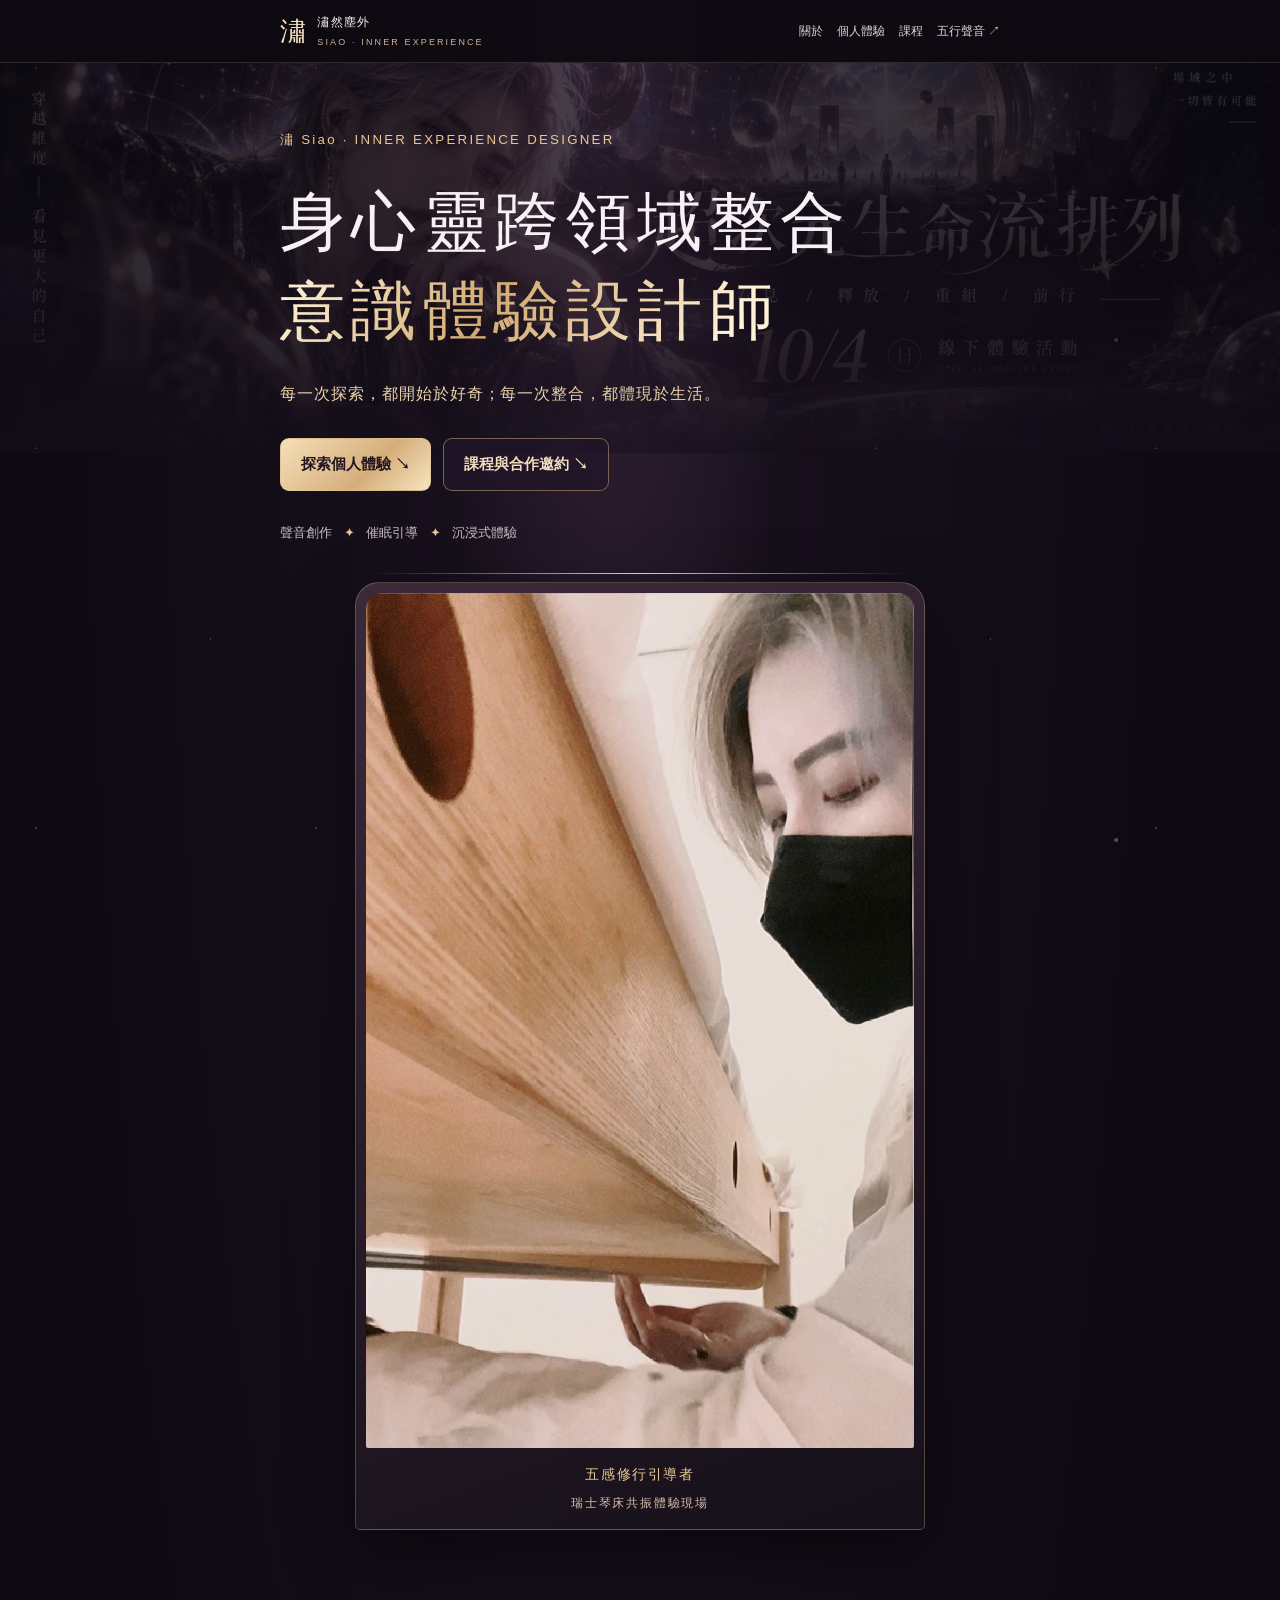
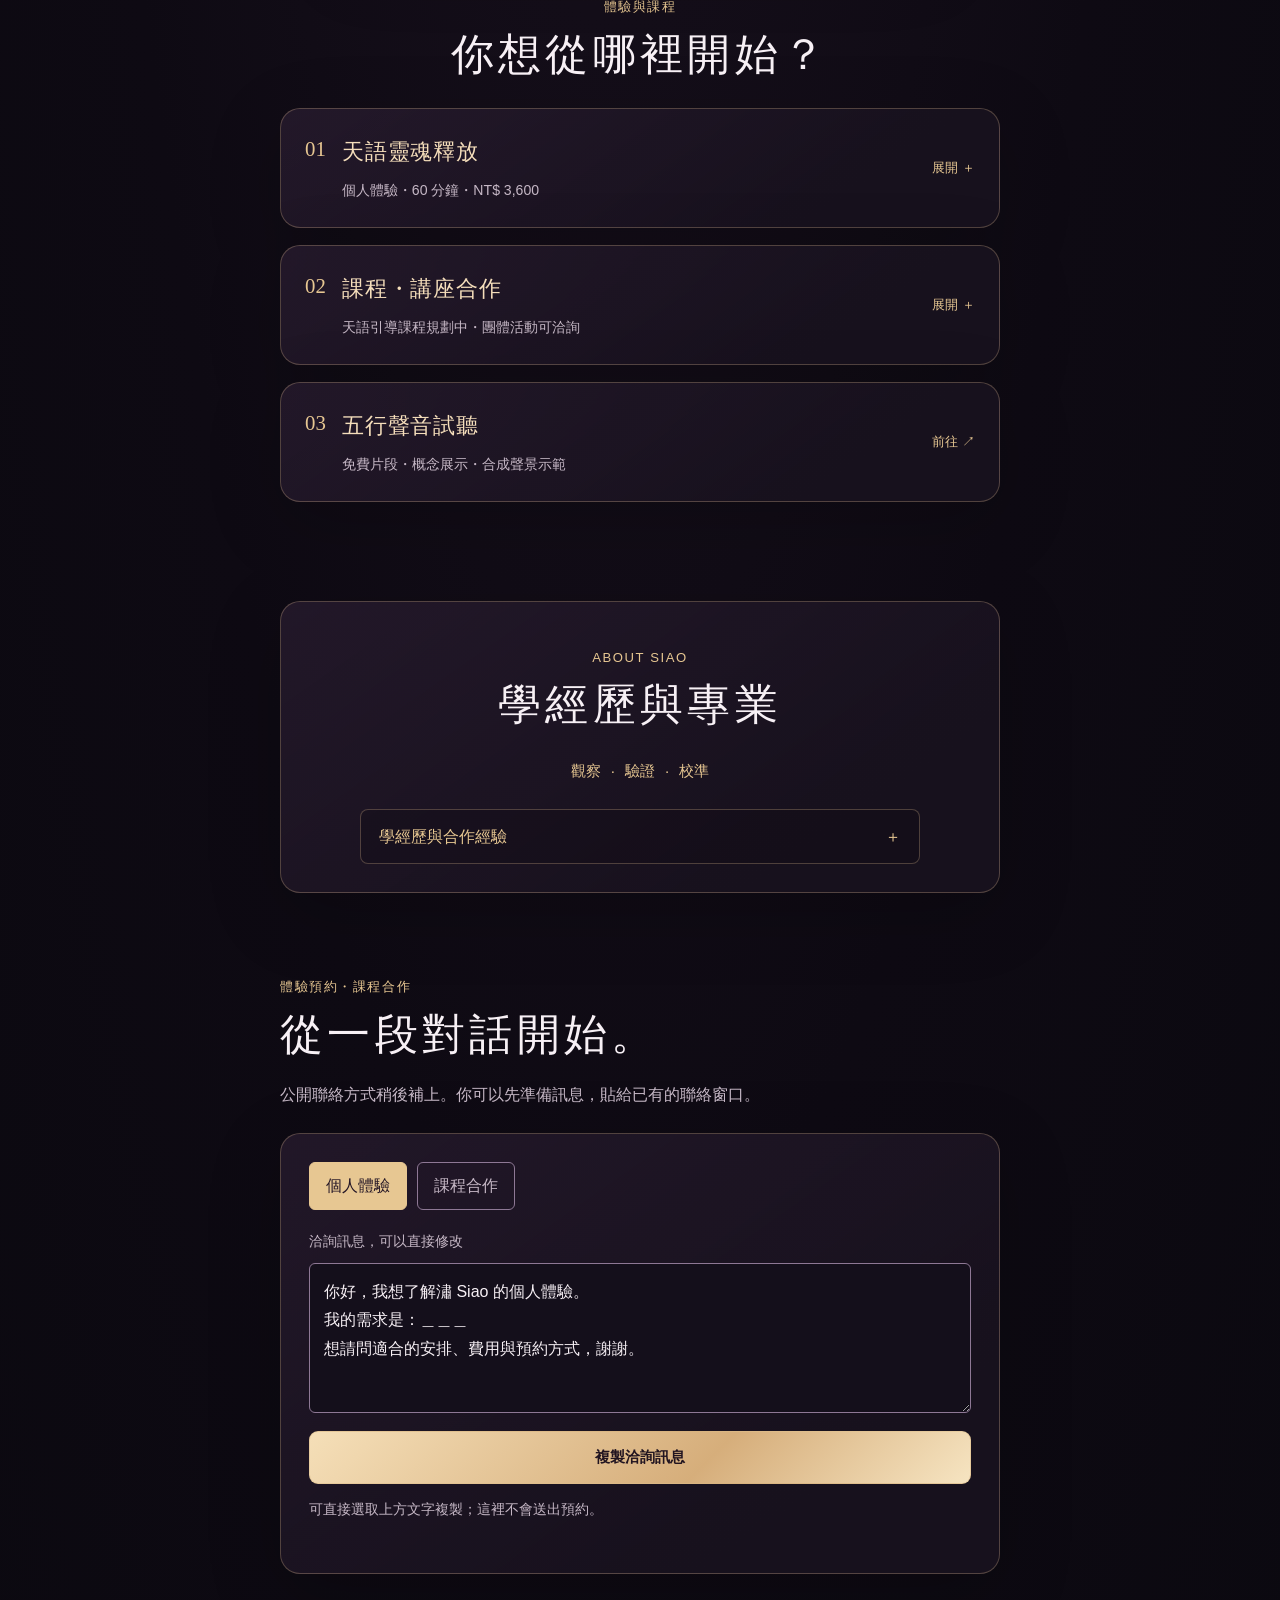
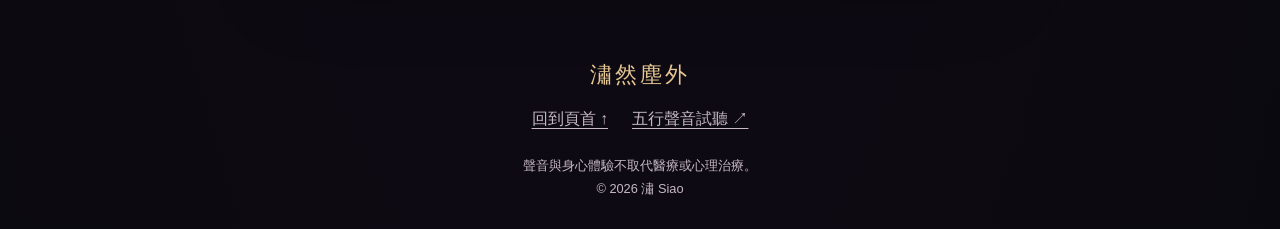
<file: index.html>
<!doctype html>
<html lang="zh-Hant">
<head>
<meta charset="utf-8">
<meta name="viewport" content="width=device-width, initial-scale=1, viewport-fit=cover">
<meta name="theme-color" content="#100b16">
<meta name="description" content="潚 Siao｜身心靈跨領域整合・意識體驗設計師。探索催眠、天語與音療，了解個人體驗、課程合作及五行聲音試聽。">
<title>潚 Siao｜意識體驗設計師・潚然塵外</title>
<style>
:root{color-scheme:dark;--bg:#140f1b;--surface:#211a2a;--text:#f7f0f5;--muted:#cbbfce;--gold:#ebc995;--line:#55415b;--focus:#ffe2ac}
*{box-sizing:border-box}[hidden]{display:none!important}
html{scroll-behavior:smooth;scroll-padding-top:112px}
body{margin:0;background:radial-gradient(ellipse 70% 580px at 50% 0,#39253e,var(--bg));color:var(--text);font:400 1rem/1.8 -apple-system,BlinkMacSystemFont,"PingFang TC","Microsoft JhengHei",sans-serif;overflow-wrap:break-word}
h1,h2,h3,p,figure{margin:0}h1,h2{font-family:"Noto Serif TC","Songti TC",serif;font-weight:500;line-height:1.4;text-wrap:balance}h2{font-size:clamp(1.55rem,4.5vw,2rem)}h3{font-size:1.12rem;font-weight:600;line-height:1.5}
a{color:inherit}button,textarea{font:inherit}button,summary{-webkit-tap-highlight-color:transparent}a,button,summary,textarea{touch-action:manipulation}
a:focus-visible,button:focus-visible,summary:focus-visible,textarea:focus-visible{outline:3px solid var(--focus);outline-offset:5px}
.wrap{width:min(700px,calc(100% - 40px));margin-inline:auto}.eyebrow{color:var(--gold);font-size:.82rem;letter-spacing:.12em}
.skip-link{position:absolute;top:8px;left:16px;z-index:100;padding:10px 18px;background:var(--gold);color:var(--bg);transform:translateY(-160%)}.skip-link:focus{transform:none}
header{position:sticky;top:0;z-index:10;background:#140f1bf5;border-bottom:1px solid var(--line)}
.header-inner{width:min(880px,calc(100% - 40px));margin-inline:auto;display:flex;align-items:center;justify-content:space-between;gap:16px;min-height:76px}
.brand{display:flex;align-items:center;gap:10px;min-height:44px;text-decoration:none;white-space:nowrap}.brand-mark{color:var(--gold);font-family:"Songti TC",serif;font-size:1.9rem}
.brand-name{font-size:.95rem;letter-spacing:.12em}.brand-name small{color:var(--muted);display:block;font-size:.7rem;line-height:1.2;letter-spacing:.05em}
nav{display:flex;gap:8px}nav a{min-height:44px;display:inline-flex;align-items:center;padding:8px 12px;color:var(--muted);text-decoration:none;font-size:.9rem;border-radius:6px}nav a:hover,nav a:focus-visible{color:var(--text);background:var(--surface)}
.hero{text-align:center;padding:50px 0 44px}.hero h1{margin:12px 0 16px;font-size:clamp(2rem,7vw,3.5rem);letter-spacing:.07em}.hero h1 span{color:var(--gold)}
.hero .role{color:var(--muted);font-size:.9rem}.hero .lead{margin-top:12px;font-size:1.1rem}
.actions{display:flex;gap:12px;align-items:center;justify-content:center;flex-wrap:wrap;margin-top:24px}
.button{display:inline-flex;justify-content:center;align-items:center;gap:8px;min-height:48px;padding:11px 22px;border-radius:8px;border:1px solid var(--gold);color:#241626;background:var(--gold);text-decoration:none;font-weight:600;cursor:pointer}
.button:hover{background:#f6deb9}.button:disabled{cursor:wait;opacity:.7}
.secondary{display:inline-flex;justify-content:center;align-items:center;gap:8px;min-height:48px;padding:10px 16px;color:var(--gold);text-decoration:none}.secondary:hover{text-decoration:underline;text-underline-offset:5px}
.portrait-frame{width:min(240px,100%);margin:32px auto 0}.portrait{display:block;width:100%;height:auto;border:1px solid var(--line);border-radius:14px}
figcaption{color:var(--muted);margin-top:10px;font-size:.8rem}
.section{padding:44px 0}.section-heading{margin-bottom:24px}.section-heading .eyebrow{margin-bottom:6px}
.offers{border-top:1px solid var(--line)}.offer,.offer-link{border-bottom:1px solid var(--line)}
.offer>summary,.offer-link{display:flex;gap:16px;align-items:center;min-height:112px;padding:24px 4px;color:inherit;text-decoration:none}
summary{cursor:pointer}summary::-webkit-details-marker{display:none}.offer>summary{list-style:none}.offer>summary:hover,.offer-link:hover{background:#ebc99507}
.offer-number{color:var(--gold);font-size:.8rem;align-self:flex-start;line-height:2.2}.offer-copy{flex:1;min-width:0}
.offer-title{display:block;font-size:1.2rem;font-weight:600}.offer-meta{display:block;color:var(--muted);font-size:.88rem;margin-top:4px}
.offer-control{color:var(--gold);font-size:.8rem;flex:0 0 auto;padding:8px 0 8px 6px}
.when-open{display:none}details[open]>summary .when-closed{display:none}details[open]>summary .when-open{display:inline}
.offer-body{padding:0 28px 24px;color:var(--muted)}.offer-body p+p{margin-top:12px}.offer-body strong{color:var(--text);font-weight:600}
.text-link{display:inline-flex;min-height:44px;align-items:center;margin-top:16px;color:var(--gold);text-underline-offset:5px}
.about{text-align:center;border-bottom:1px solid var(--line);padding-bottom:40px}.about>p{margin:16px auto 0;max-width:31em}
.method{display:flex;gap:10px;justify-content:center;margin:22px 0;color:var(--gold);font-size:.95rem}.method span+span:before{content:"·";margin-right:10px}
.background-details{margin:24px auto 0;text-align:left;max-width:560px;border:1px solid var(--line);border-radius:8px}
.background-details>summary{display:flex;justify-content:space-between;align-items:center;gap:12px;min-height:52px;padding:12px 18px;list-style:none;color:var(--gold)}
.background-details ul{padding:0 20px 18px 38px;margin:0;color:var(--muted);font-size:.9rem}.background-details li+li{margin-top:10px}
#collaboration{scroll-margin-top:112px}.contact-intro{color:var(--muted);max-width:31em;margin-top:14px}
.inquiry{background:var(--surface);border:1px solid var(--line);border-radius:12px;padding:clamp(18px,4vw,28px);margin-top:24px}
.intent-picker{display:flex;gap:10px;margin-bottom:18px;flex-wrap:wrap}
.intent-picker button{min-height:44px;padding:8px 16px;border:1px solid #8e7895;border-radius:6px;color:var(--muted);background:transparent;cursor:pointer}
.intent-picker button[aria-pressed="true"]{border-color:var(--gold);color:#241626;background:var(--gold)}
label{display:block;margin-bottom:8px;font-size:.9rem;color:var(--muted)}
textarea{display:block;width:100%;min-height:150px;padding:14px;margin:0 0 18px;border:1px solid #8e7895;border-radius:6px;background:#140f1b;color:var(--text);line-height:1.8;resize:vertical}
.copy-status{min-height:3.5em;margin-top:12px;color:var(--muted);font-size:.88rem}.inquiry .button{width:100%}
footer{padding:32px 0 max(28px,env(safe-area-inset-bottom));color:var(--muted);text-align:center}
footer .footer-brand{color:var(--gold);font-family:"Songti TC",serif;font-size:1.35rem;letter-spacing:.15em}
footer p{margin-top:12px;font-size:.8rem}footer a{display:inline-flex;min-height:44px;align-items:center;padding:8px 12px;text-underline-offset:4px}
@media(max-width:560px){
html{scroll-padding-top:16px}header{position:static}#collaboration{scroll-margin-top:16px}
.wrap,.header-inner{width:calc(100% - 32px)}.header-inner{flex-direction:column;align-items:stretch;gap:0;padding-top:6px}
.brand{justify-content:center}.brand-name small{display:inline;margin-left:8px}nav{justify-content:center;gap:0}nav a{padding-inline:12px}
.hero{padding-top:36px}.hero .role{font-size:.85rem}.hero .lead{font-size:1rem}.actions{flex-direction:column;gap:4px}.actions .button{width:100%;max-width:340px}
.portrait-frame{width:min(220px,100%);margin-top:24px}.section{padding:32px 0}
.offer>summary,.offer-link{gap:12px}.offer-title{font-size:1.08rem}.offer-meta{font-size:.85rem}.offer-body{padding-inline:24px 4px}.offer-control{padding-left:0}
}
@media(prefers-reduced-motion:reduce){html{scroll-behavior:auto}}

/* Approved original visual: layered violet, illustrated background, serif headings and warm gold. */
:root{--bg:#0d0a12;--surface:#1b1521;--gold:#e7c792;--muted:#c6b8c6;--line:rgba(235,198,153,.27)}
body{background:radial-gradient(ellipse at 48% 0,#39253c 0,#17101c 20%,#0e0a13 60%,#0b0910 100%);font-family:-apple-system,BlinkMacSystemFont,"PingFang TC","Noto Sans TC","Microsoft JhengHei",sans-serif;line-height:1.85}
body:before{content:"";position:fixed;inset:0;pointer-events:none;opacity:.30;background-image:radial-gradient(1px 1px at 13% 18%,#efdfb9 95%,transparent),radial-gradient(1px 1px at 54% 42%,#c6b4e9 95%,transparent),radial-gradient(2px 2px at 83% 68%,#f4e4c9 95%,transparent);background-size:280px 380px,390px 450px,610px 500px;z-index:0}
body>*{position:relative;z-index:1}
h1,h2,h3{font-family:"Noto Serif TC","Songti TC","STSong",serif;font-weight:500;line-height:1.37}
.wrap{width:min(720px,calc(100% - 36px))}
.gold{background:linear-gradient(120deg,#fff5db 0%,#d3a971 42%,#fff1d5 88%);color:transparent;background-clip:text;-webkit-background-clip:text}
header{position:sticky;top:0;z-index:20;border-bottom:1px solid rgba(244,206,162,.15);background:#0d0a12ee}
.nav{display:flex;justify-content:space-between;align-items:center;gap:12px;min-height:62px}
.nav-brand{display:flex;gap:10px;align-items:center;min-height:44px;font-size:.77rem;letter-spacing:.11em;text-decoration:none}
.mark{font-family:"Noto Serif TC","Songti TC",serif;font-size:1.65rem;color:#f7e3be}
.nav-brand small{display:block;font-size:.56rem;letter-spacing:.24em;color:#cfb390}
.nav-links{display:flex;gap:14px;font-size:.76rem;color:#ddd1d8}
.nav-links a{padding:8px 0;min-height:44px;color:inherit;font-size:inherit}
.nav-links a:hover{color:var(--gold);background:transparent}
.hero{text-align:left;padding:65px 0 0;position:relative}
.hero:before{content:"";position:absolute;inset:0 0 auto;height:390px;background:linear-gradient(180deg,#0b0812a8 15%,#130d1ac9 70%,#150f1b 100%),url("assets/siao-cosmic-banner.png") center / cover;opacity:.50;z-index:-1}
.kicker{font-size:.83rem;color:var(--gold);letter-spacing:.17em}
.hero h1{font-size:clamp(2.4rem,7vw,4.05rem);letter-spacing:.10em;margin:.4em 0 .35em;text-wrap:initial}
.hero h1 span.gold{color:transparent}
.hero .one-liner{font-size:1rem;color:#ead3ac;letter-spacing:.06em}
.actions{display:flex;justify-content:flex-start;gap:12px;flex-wrap:wrap;margin:30px 0}
.button{border:1px solid #d8b6817c;min-height:48px;padding:12px 20px;border-radius:9px;font-size:.92rem;font-weight:650;background:linear-gradient(135deg,#f5dfb8,#d6ae7b 60%,#f6e4c1);color:#211420}
.button:hover{background:linear-gradient(135deg,#fff0d5,#e2bd8e 60%,#fff0d5)}
.button.ghost{background:#201628bf;color:#f2ddbd}
.button.ghost:hover{background:#39253c}
.tagline{display:flex;gap:12px;flex-wrap:wrap;color:#c9bdc9;font-size:.83rem;margin:10px 0 22px}
.tagline span+span:before{content:"✦";margin-right:11px;color:var(--gold)}
.photo-frame{width:min(100%,570px);margin:36px auto 0;padding:10px;background:linear-gradient(160deg,#3c2939,#15101a);border:1px solid var(--line);border-radius:24px 24px 5px 5px;box-shadow:0 25px 70px #0007;position:relative}
.photo-frame:before{content:"";position:absolute;inset:-10px 16px auto;height:1px;background:linear-gradient(90deg,transparent,#efcb95,transparent)}
.portrait{display:block;width:100%;height:auto;aspect-ratio:788/1300;object-fit:contain;border:0;border-radius:16px 16px 2px 2px;background:#2a1c28}
.portrait-crop{aspect-ratio:788/1230;overflow:hidden;border-radius:16px 16px 2px 2px}
.portrait-crop .portrait{border-radius:0}
.photo-caption{color:#d6bfaa;font-size:.75rem;text-align:center;letter-spacing:.15em;margin:14px 4px 5px}
.photo-role{display:block;margin-bottom:4px;color:var(--gold);font-size:.85rem;letter-spacing:.12em}
.section{padding:65px 0 0}
.section-heading{text-align:center}
.section h2{font-size:clamp(1.95rem,5vw,2.7rem);letter-spacing:.10em;margin:5px 0 16px}
.offers{border-top:0}
.offer,.offer-link,.about,.inquiry{background:linear-gradient(145deg,#34243c85,#17111d 78%);border:1px solid var(--line);border-radius:20px;box-shadow:0 20px 75px #0003;margin:17px 0}
.offer>summary,.offer-link{padding:24px;min-height:112px}
.offer-number{font-family:"Songti TC",serif;font-size:1.3rem;line-height:1.5}
.offer-title{font-family:"Songti TC",serif;font-size:1.35rem;font-weight:500;letter-spacing:.04em;color:#f5debb}
.offer-body{padding:0 26px 26px}
.about{padding:28px}
.background-details{border-color:var(--line);background:#0d0a1240}
.inquiry{margin-top:24px;padding:clamp(18px,4vw,28px)}
footer{padding-top:65px}
@media(max-width:560px){
  html{scroll-padding-top:16px}header{position:static}
  .wrap{width:calc(100% - 30px)}
  .nav{flex-direction:column;align-items:stretch;gap:0;padding-top:6px}
  .nav-links{justify-content:space-between;gap:8px}
  .hero{padding-top:46px}
  .hero h1{font-size:clamp(1.65rem,7.4vw,2.45rem)}
  .kicker{font-size:.72rem;letter-spacing:.12em}
  .actions{display:grid;grid-template-columns:1fr;gap:12px}
  .actions .button{width:100%;max-width:none}
  .offer>summary,.offer-link{padding:20px 16px;gap:12px}
  .offer-title{font-size:1.12rem}
  .offer-body{padding:0 18px 22px}
  .about{padding:24px 18px}
  .section{padding-top:54px}
}

</style>
</head>
<body>
<a class="skip-link" href="#main">跳到主要內容</a>
<header><div class="wrap nav"><a class="nav-brand" href="#top" aria-label="潚 Siao 品牌首頁"><span class="mark">潚</span><span>潚然塵外<small>SIAO · INNER EXPERIENCE</small></span></a><nav class="nav-links" aria-label="主要導覽"><a href="#about">關於</a><a href="#experience">個人體驗</a><a href="#teaching">課程</a><a href="five-elements/">五行聲音 ↗</a></nav></div></header>
<main id="main">
  <section class="hero" id="top" aria-labelledby="hero-title"><div class="wrap"><div class="kicker">潚 Siao · INNER EXPERIENCE DESIGNER</div><h1 id="hero-title">身心靈跨領域整合<br><span class="gold">意識體驗設計師</span></h1><p class="one-liner">每一次探索，都開始於好奇；每一次整合，都體現於生活。</p><div class="actions"><a class="button primary" href="#experience">探索個人體驗 ↘</a><a class="button ghost" href="#collaboration">課程與合作邀約 ↘</a></div><div class="tagline"><span>聲音創作</span><span>催眠引導</span><span>沉浸式體驗</span></div><figure class="photo-frame"><div class="portrait-crop"><img class="portrait" src="assets/siao-harp-portrait.jpg" width="788" height="1300" alt="潚在瑞士琴床旁進行共振體驗的現場紀錄" fetchpriority="high" decoding="async"></div><figcaption class="photo-caption"><span class="photo-role">五感修行引導者</span>瑞士琴床共振體驗現場</figcaption></figure></div></section>

  <section class="section wrap" id="services" aria-labelledby="services-title">
    <div class="section-heading"><p class="eyebrow">體驗與課程</p><h2 id="services-title">你想從哪裡開始？</h2></div>
    <div class="offers">
      <details class="offer" id="experience">
        <summary><span class="offer-number" aria-hidden="true">01</span><span class="offer-copy"><span class="offer-title">天語靈魂釋放</span><span class="offer-meta">個人體驗・60 分鐘・NT$ 3,600</span></span><span class="offer-control"><span class="when-closed">展開 ＋</span><span class="when-open">收起 −</span></span></summary>
        <div class="offer-body"><p>從對話、天語聲音到回饋收尾，依你的狀態安排。</p><p><strong>五堂套票 NT$ 16,900</strong>，實際安排與費用於預約時確認。</p><p>催眠、琴床、頌缽與銅鑼等客製體驗，可另外洽詢。</p><a class="text-link" href="#contact" data-intent="private">準備體驗洽詢訊息 <span aria-hidden="true">↗</span></a></div>
      </details>
      <details class="offer" id="teaching">
        <summary><span class="offer-number" aria-hidden="true">02</span><span class="offer-copy"><span class="offer-title">課程・講座合作</span><span class="offer-meta">天語引導課程規劃中・團體活動可洽詢</span></span><span class="offer-control"><span class="when-closed">展開 ＋</span><span class="when-open">收起 −</span></span></summary>
        <div class="offer-body"><p>從發聲、呼吸與身體覺察開始，探索自己的聲音。</p><p>也可依老師、企業或團體的需求，設計體驗式講座與工作坊。開課時間與費用另行公告。</p><a class="text-link" href="#contact" data-intent="course">準備合作洽詢訊息 <span aria-hidden="true">↗</span></a></div>
      </details>
      <a class="offer-link" id="products" href="five-elements/"><span class="offer-number" aria-hidden="true">03</span><span class="offer-copy"><span class="offer-title">五行聲音試聽</span><span class="offer-meta">免費片段・概念展示・合成聲景示範</span></span><span class="offer-control">前往 <span aria-hidden="true">↗</span></span></a>
    </div>
  </section>

  <section class="section wrap" id="about" aria-labelledby="about-title">
    <div class="about">
      <p class="eyebrow">ABOUT SIAO</p><h2 id="about-title">學經歷與專業</h2>
      <div class="method" aria-label="我的方法：觀察、驗證、校準"><span>觀察</span><span>驗證</span><span>校準</span></div>
      <details class="background-details"><summary>學經歷與合作經驗 <span aria-hidden="true"><span class="when-closed">＋</span><span class="when-open">−</span></span></summary><ul><li>中國戲劇學系藝術學士</li><li>人類性學研究所碩士班</li><li>天語、人聲、琴床、頌缽與銅鑼的聲音實務</li><li>直播占卜、催眠與社區公益合作經驗</li></ul></details>
    </div>
  </section>

  <section class="section wrap" id="contact" aria-labelledby="contact-title">
    <div id="collaboration"><p class="eyebrow">體驗預約・課程合作</p><h2 id="contact-title">從一段對話開始。</h2><p class="contact-intro">公開聯絡方式稍後補上。你可以先準備訊息，貼給已有的聯絡窗口。</p></div>
    <div class="inquiry">
      <div class="intent-picker" id="intent-picker" role="group" aria-label="選擇洽詢主題" hidden><button type="button" data-intent="private" aria-pressed="true">個人體驗</button><button type="button" data-intent="course" aria-pressed="false">課程合作</button></div>
      <label for="inquiry-message">洽詢訊息，可以直接修改</label>
      <textarea id="inquiry-message" rows="4" spellcheck="false">你好，我想了解潚 Siao 的個人體驗。
我的需求是：＿＿＿
想請問適合的安排、費用與預約方式，謝謝。</textarea>
      <button class="button" id="copy-message" type="button" disabled>複製洽詢訊息</button>
      <p class="copy-status" id="copy-status" role="status" aria-live="polite">可直接選取上方文字複製；這裡不會送出預約。</p>
    </div>
  </section>
</main>
<footer class="wrap"><div class="footer-brand">潚然塵外</div><a href="#top">回到頁首 ↑</a><a href="five-elements/">五行聲音試聽 ↗</a><p>聲音與身心體驗不取代醫療或心理治療。<br>© 2026 潚 Siao</p></footer>
<script>
(() => {
  const message = document.querySelector('#inquiry-message');
  const status = document.querySelector('#copy-status');
  const copyButton = document.querySelector('#copy-message');
  const picker = document.querySelector('#intent-picker');
  const drafts = {
    private: message.value,
    course: '你好，我想洽詢潚 Siao 的課程／講座合作。\n合作對象與主題：＿＿＿\n預計時間與地點：＿＿＿\n想了解可合作的內容與安排，謝謝。'
  };
  let current = 'private';
  picker.hidden = false;
  copyButton.disabled = false;

  function selectIntent(next) {
    if (!Object.prototype.hasOwnProperty.call(drafts, next)) return;
    drafts[current] = message.value;
    current = next;
    message.value = drafts[next];
    picker.querySelectorAll('button').forEach(button => {
      button.setAttribute('aria-pressed', String(button.dataset.intent === next));
    });
    status.textContent = '可以修改上方訊息，複製後貼給已有的聯絡窗口。';
  }

  document.querySelectorAll('[data-intent]').forEach(control => {
    control.addEventListener('click', () => selectIntent(control.dataset.intent));
  });

  copyButton.addEventListener('click', async () => {
    if (!message.value.trim()) {
      status.textContent = '請先填寫你想洽詢的內容。';
      message.focus();
      return;
    }
    copyButton.disabled = true;
    try {
      if (!navigator.clipboard || !navigator.clipboard.writeText) throw new Error('Clipboard unavailable');
      await navigator.clipboard.writeText(message.value);
      status.textContent = '複製好了，請貼給已有的聯絡窗口；尚未送出預約。';
    } catch {
      message.focus();
      message.select();
      status.textContent = '瀏覽器未允許自動複製。文字已選取，請長按選擇「複製」，或按 ⌘C／Ctrl+C。';
    } finally {
      copyButton.disabled = false;
    }
  });

  function revealAnchor() {
    let id;
    try { id = decodeURIComponent(location.hash.slice(1)); } catch { return; }
    const target = document.getElementById(id);
    if (!target) return;
    const disclosure = target.closest('details');
    if (disclosure && !disclosure.open) {
      disclosure.open = true;
      requestAnimationFrame(() => target.scrollIntoView({ block: 'start', behavior: 'instant' }));
    }
  }
  window.addEventListener('hashchange', revealAnchor);
  revealAnchor();
})();
</script>
</body>
</html>
</file>
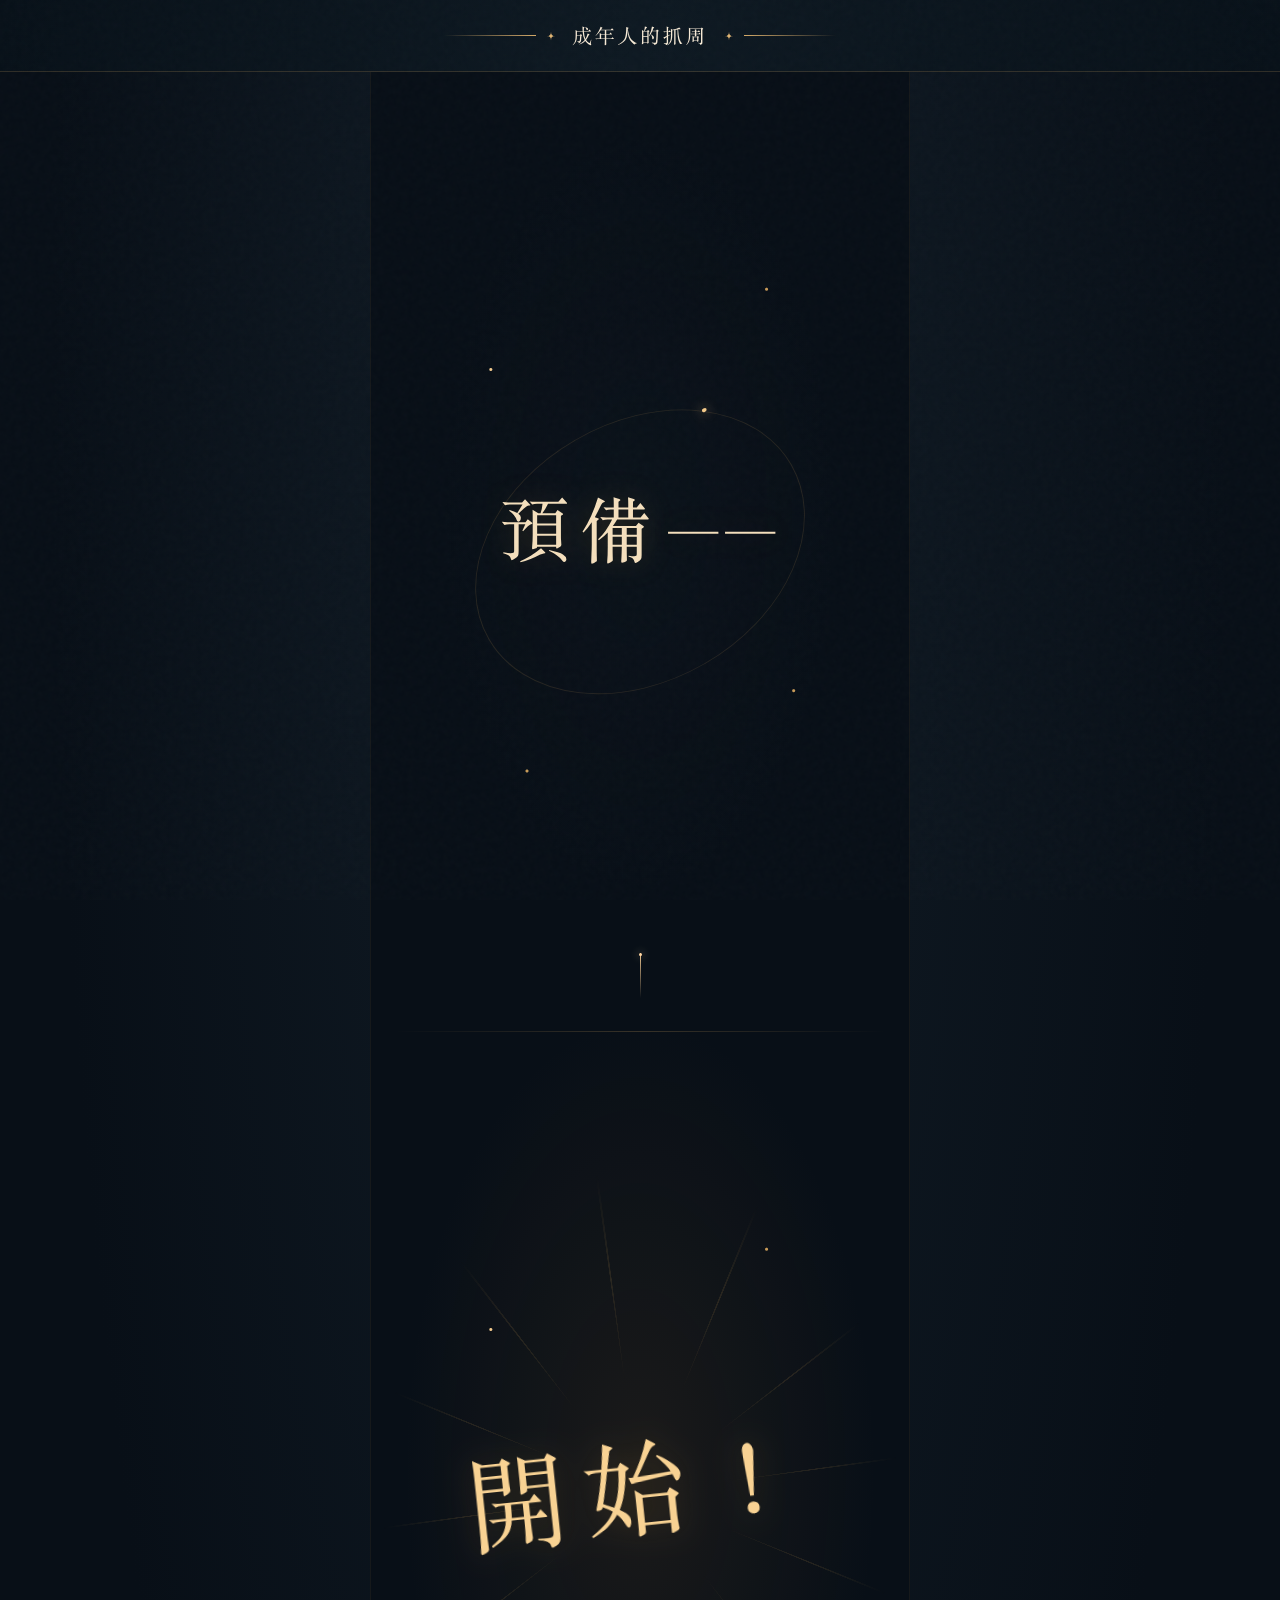
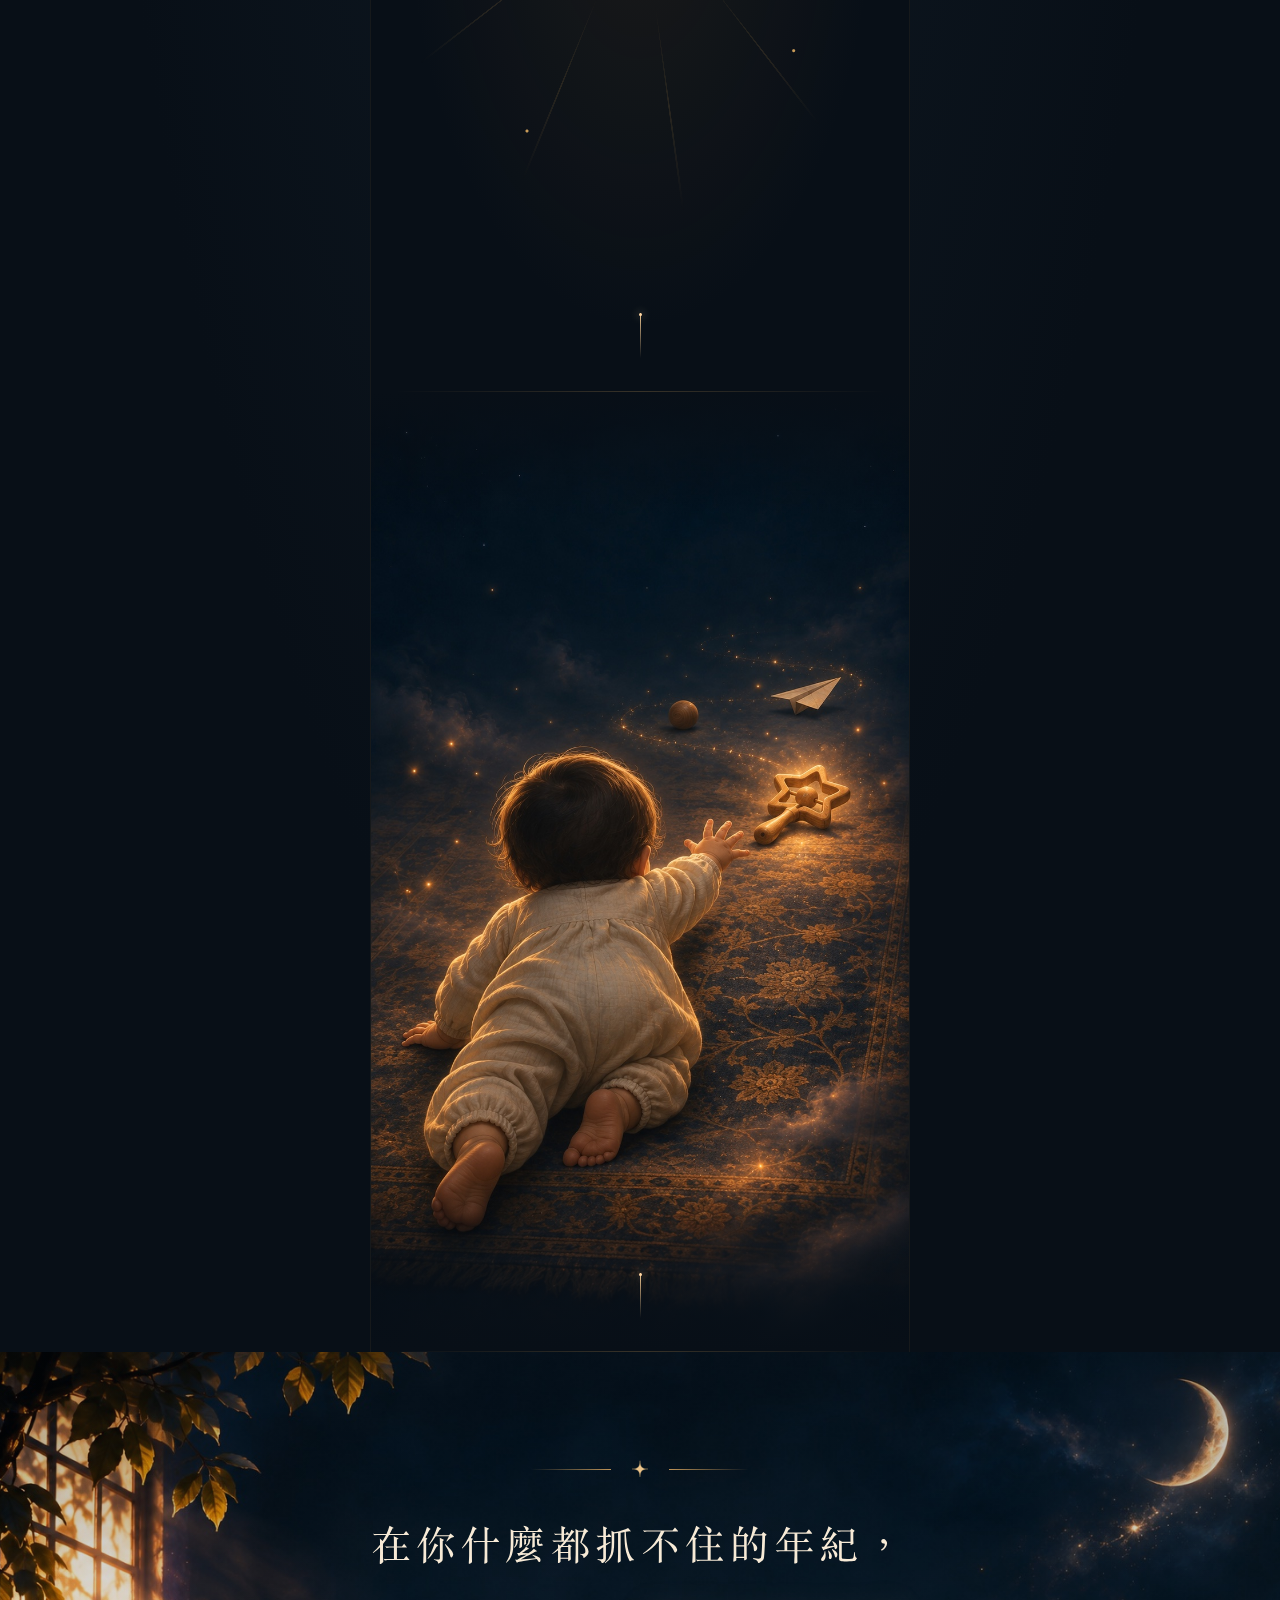
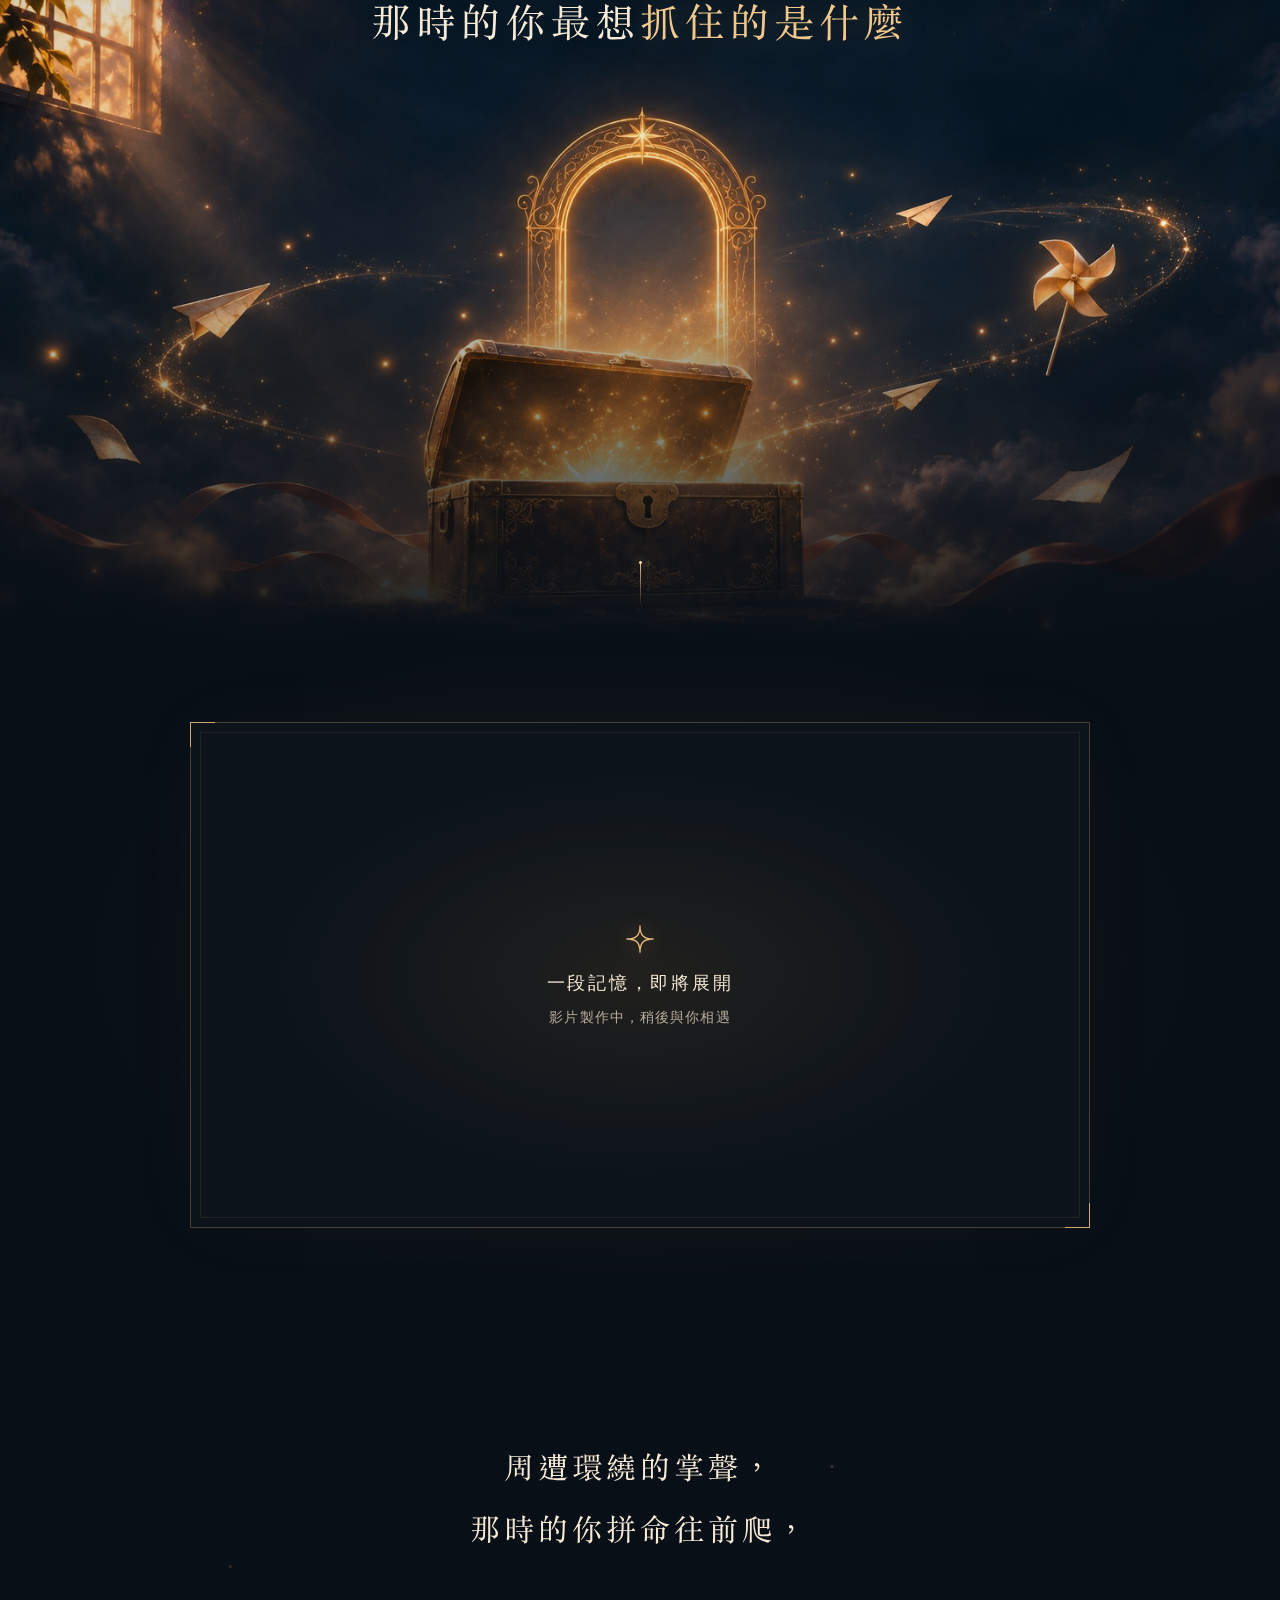
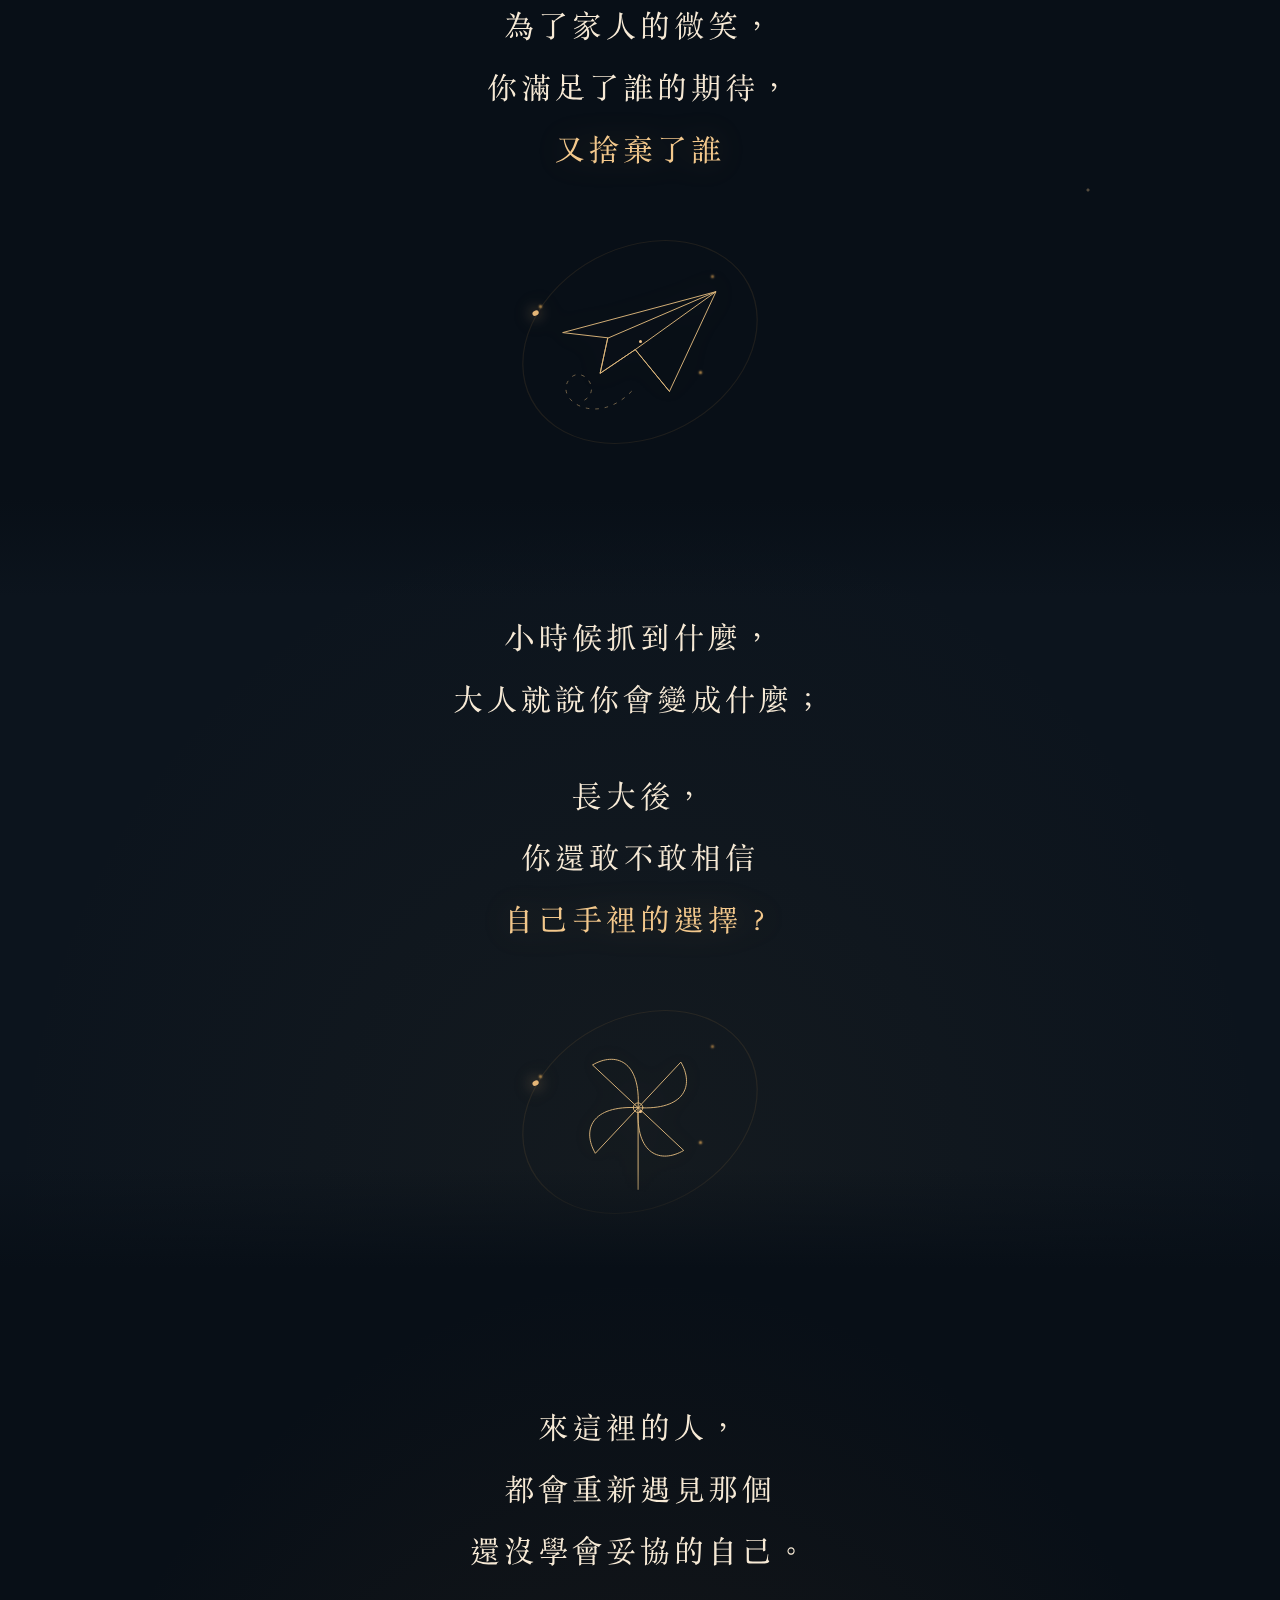
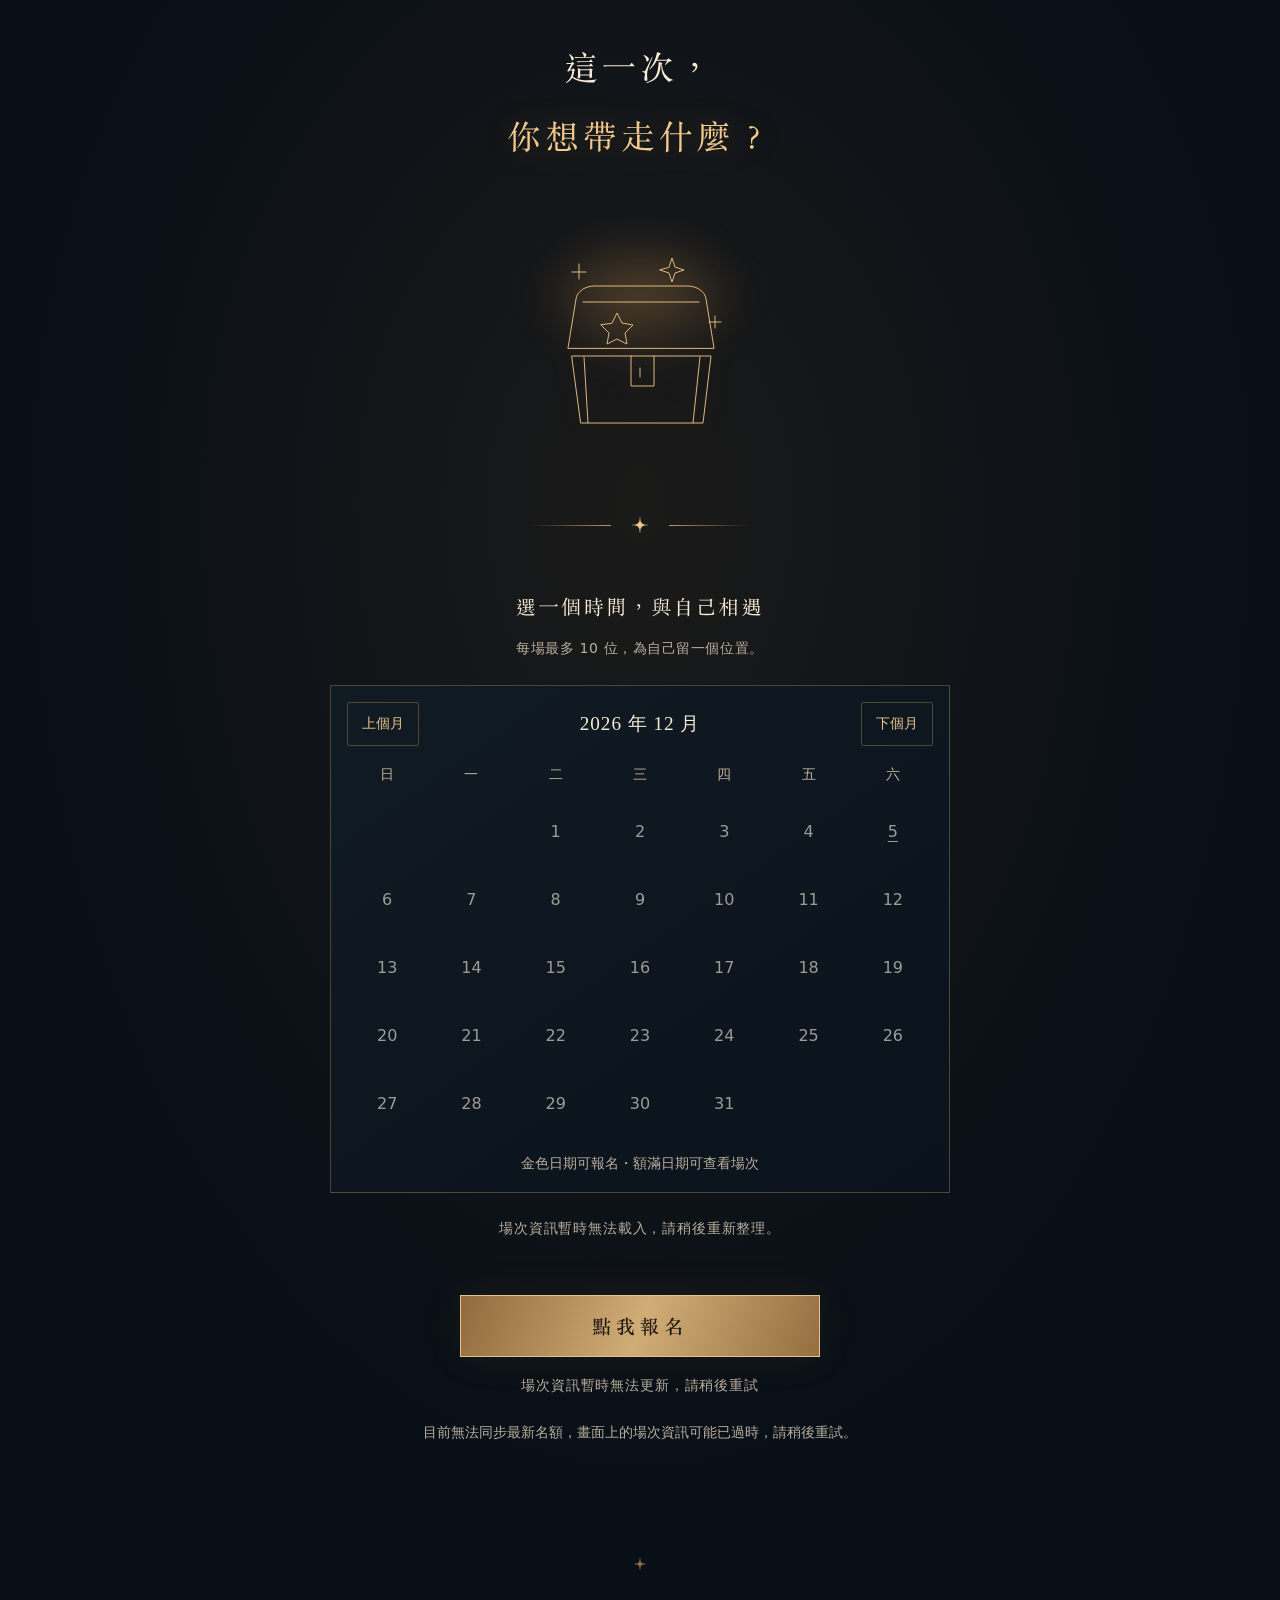
<file: adult-zhuazhou/index.html>
<!doctype html>
<html lang="zh-Hant">
<head>
  <meta charset="utf-8">
  <meta name="viewport" content="width=device-width, initial-scale=1, viewport-fit=cover">
  <meta name="theme-color" content="#080f17">
  <meta name="description" content="來這裡的人，都會重新遇見那個還沒學會妥協的自己。這一次，你想帶走什麼？">
  <title>成年人的抓周｜高雄沈浸式體驗</title>
  <meta property="og:type" content="website">
  <meta property="og:locale" content="zh_TW">
  <meta property="og:site_name" content="成年人的抓周">
  <meta property="og:title" content="成年人的抓周｜高雄沈浸式體驗">
  <meta property="og:description" content="來這裡的人，都會重新遇見那個還沒學會妥協的自己。這一次，你想帶走什麼？">
  <meta property="og:url" content="https://lyuka1011.github.io/adult-zhuazhou/">
  <meta name="twitter:card" content="summary">
  <meta name="twitter:title" content="成年人的抓周｜高雄沈浸式體驗">
  <meta name="twitter:description" content="來這裡的人，都會重新遇見那個還沒學會妥協的自己。這一次，你想帶走什麼？">
  <link rel="icon" href="./assets/spark.svg" type="image/svg+xml">
  <link rel="stylesheet" href="./style.css?v=lettering-live-20261128">
  <script src="./app.js?v=live-content-20261128" defer></script>
  <meta name="event-content-api" content="https://adult-zhuazhou-admin.stormypetunia2.chatgpt.site/api/content">
</head>
<body>
  <header class="site-banner">
    <div class="banner-trim" aria-hidden="true"><span></span><svg viewBox="0 0 32 32"><path d="M16 2c0 10-4 14-14 14 10 0 14 4 14 14 0-10 4-14 14-14C20 16 16 12 16 2Z"/></svg></div>
    <h1><a href="#story" class="banner-title"><span class="fixed-lettering"><span class="sr-only">成年人的抓周</span><img class="lettering-art lettering-01" src="./assets/lettering-01.svg" alt="" aria-hidden="true" height="120" decoding="async"></span></a></h1>
    <div class="banner-trim banner-trim-right" aria-hidden="true"><svg viewBox="0 0 32 32"><path d="M16 2c0 10-4 14-14 14 10 0 14 4 14 14 0-10 4-14 14-14C20 16 16 12 16 2Z"/></svg><span></span></div>
  </header>
  <a class="skip" href="#story">閱讀故事</a>
  <svg class="symbol-library" aria-hidden="true" xmlns="http://www.w3.org/2000/svg">
    <defs>
      <symbol id="star" viewBox="0 0 32 32"><path d="M16 2c0 10-4 14-14 14 10 0 14 4 14 14 0-10 4-14 14-14C20 16 16 12 16 2Z"/></symbol>
      <symbol id="plane" viewBox="0 0 200 160"><path d="m19 70 161-43-49 105-36-44-37 25 8-37Zm47 6 114-49L95 88l36 44M66 76l-8 37 37-25"/><path class="dashed" d="M91 132c-37 38-81 9-66-12 13-18 37 11 15 22"/></symbol>
      <symbol id="pinwheel" viewBox="0 0 200 200"><path d="m98 96-48-45c24-14 51-5 48 45Zm0 0 45-48c14 24 5 51-45 48Zm0 0 48 45c-24 14-51 5-48-45Zm0 0-45 48c-14-24-5-51 45-48ZM98 101v81"/><circle cx="98" cy="96" r="5"/></symbol>
      <symbol id="chest" viewBox="0 0 240 200"><path d="M52 110h139l-8 67H61Zm-4-8 8-49c1-8 10-13 18-13h94c8 0 17 5 18 13l8 49ZM63 56h116M64 111l4 66m112-66-7 66M111 110v30h23v-30M120 122v9"/><path d="m92 77 5-10 5 10 11 2-8 8 2 11-10-5-10 5 2-11-8-8Zm57-56 3-9 3 9 9 3-9 3-3 9-3-9-9-3ZM59 18v15m-7-7h14m129 44v12m-6-6h12"/></symbol>
    </defs>
  </svg>
  <main id="story">
    <div class="comic-prologue" aria-label="活動開場漫畫">
      <section class="comic-panel comic-ready" id="ready" aria-labelledby="ready-line">
        <div class="ready-orbit" aria-hidden="true"></div>
        <h2 class="comic-word reveal" id="ready-line"><span class="fixed-lettering"><span class="sr-only">預備</span><img class="lettering-art lettering-02" src="./assets/lettering-02.svg" alt="" aria-hidden="true" height="120" decoding="async"></span><span class="ready-dash"><span class="fixed-lettering"><span class="sr-only">——</span><img class="lettering-art lettering-03" src="./assets/lettering-03.svg" alt="" aria-hidden="true" height="120" decoding="async"></span></span></h2>
        <a class="scroll-cue" href="#begin" aria-label="往下看開始"><span></span></a>
      </section>

      <section class="comic-panel comic-begin" id="begin" aria-labelledby="begin-line">
        <div class="begin-rays" aria-hidden="true"></div>
        <h2 class="comic-word reveal" id="begin-line"><span class="fixed-lettering"><span class="sr-only">開始！</span><img class="lettering-art lettering-04" src="./assets/lettering-04.svg" alt="" aria-hidden="true" height="120" decoding="async"></span></h2>
        <a class="scroll-cue" href="#first-reach" aria-label="往下看嬰兒的第一次選擇"><span></span></a>
      </section>

      <section class="comic-panel comic-baby" id="first-reach" aria-label="第一次伸手">
        <img class="baby-art" src="./assets/baby-first-reach.jpg" alt="深藍夜色與金色星塵中，一個穿著米白色連身衣的小嬰兒背對我們，向前爬行，伸手抓向發光的星形搖鈴。" width="941" height="1672" loading="lazy" decoding="async">
        <div class="baby-vignette" aria-hidden="true"></div>
        <a class="scroll-cue" href="#original-story" aria-label="往下閱讀原本的故事"><span></span></a>
      </section>
    </div>


    <section class="opening" id="original-story" aria-labelledby="opening-line">
      <div class="opening-art" role="img" aria-label="星塵、紙飛機與暖金色光芒環繞著一只打開的寶箱"></div>
      <div class="opening-shade"></div>
      <div class="opening-copy reveal">
        <div class="ornament"><span></span><svg><use href="#star"/></svg><span></span></div>
        <h2 id="opening-line"><span class="fixed-lettering"><span class="sr-only">在你什麼都抓不住的年紀，</span><img class="lettering-art lettering-05" src="./assets/lettering-05.svg" alt="" aria-hidden="true" height="120" decoding="async"></span><br><span class="fixed-lettering"><span class="sr-only">那時的你最想</span><img class="lettering-art lettering-06" src="./assets/lettering-06.svg" alt="" aria-hidden="true" height="120" decoding="async"></span><span class="gold"><span class="fixed-lettering"><span class="sr-only">抓住的是什麼</span><img class="lettering-art lettering-07" src="./assets/lettering-07.svg" alt="" aria-hidden="true" height="120" decoding="async"></span></span></h2>
      </div>
      <a class="scroll-cue" href="#memory" aria-label="向下閱讀"><span></span></a>
    </section>

    <section class="film-section" id="memory" aria-label="活動影片">
      <div class="film-frame reveal" id="film-container">
        <div class="film-placeholder" id="film-placeholder">
          <svg class="film-star"><use href="#star"/></svg>
          <p>一段記憶，即將展開</p>
          <span>影片製作中，稍後與你相遇</span>
        </div>
      </div>
      <div class="film-sound-controls" id="film-sound-controls" hidden>
        <button class="film-sound-toggle" id="film-sound-toggle" type="button" aria-pressed="false">點擊開啟聲音</button>
        <p class="film-playback-note" id="film-playback-note" hidden></p>
      </div>
    </section>

    <section class="chapter chapter-applause" aria-label="關於期待">
      <div class="constellation constellation-left" aria-hidden="true"></div>
      <div class="story-copy reveal">
        <p><span class="fixed-lettering"><span class="sr-only">周遭環繞的掌聲，</span><img class="lettering-art lettering-08" src="./assets/lettering-08.svg" alt="" aria-hidden="true" height="120" decoding="async"></span><br><span class="fixed-lettering"><span class="sr-only">那時的你拼命往前爬，</span><img class="lettering-art lettering-09" src="./assets/lettering-09.svg" alt="" aria-hidden="true" height="120" decoding="async"></span></p>
        <p><span class="fixed-lettering"><span class="sr-only">為了家人的微笑，</span><img class="lettering-art lettering-10" src="./assets/lettering-10.svg" alt="" aria-hidden="true" height="120" decoding="async"></span><br><span class="fixed-lettering"><span class="sr-only">你滿足了誰的期待，</span><img class="lettering-art lettering-11" src="./assets/lettering-11.svg" alt="" aria-hidden="true" height="120" decoding="async"></span><br><span class="gold"><span class="fixed-lettering"><span class="sr-only">又捨棄了誰</span><img class="lettering-art lettering-12" src="./assets/lettering-12.svg" alt="" aria-hidden="true" height="120" decoding="async"></span></span></p>
      </div>
      <div class="illustration plane-illustration reveal" aria-hidden="true"><span class="orbit"></span><svg><use href="#plane"/></svg><i></i></div>
    </section>

    <section class="chapter chapter-choice" aria-label="關於選擇">
      <div class="story-copy reveal">
        <p><span class="fixed-lettering"><span class="sr-only">小時候抓到什麼，</span><img class="lettering-art lettering-13" src="./assets/lettering-13.svg" alt="" aria-hidden="true" height="120" decoding="async"></span><br><span class="fixed-lettering"><span class="sr-only">大人就說你會變成什麼；</span><img class="lettering-art lettering-14" src="./assets/lettering-14.svg" alt="" aria-hidden="true" height="120" decoding="async"></span></p>
        <p><span class="fixed-lettering"><span class="sr-only">長大後，</span><img class="lettering-art lettering-15" src="./assets/lettering-15.svg" alt="" aria-hidden="true" height="120" decoding="async"></span><br><span class="fixed-lettering"><span class="sr-only">你還敢不敢相信</span><img class="lettering-art lettering-16" src="./assets/lettering-16.svg" alt="" aria-hidden="true" height="120" decoding="async"></span><br><span class="gold"><span class="fixed-lettering"><span class="sr-only">自己手裡的選擇？</span><img class="lettering-art lettering-17" src="./assets/lettering-17.svg" alt="" aria-hidden="true" height="120" decoding="async"></span></span></p>
      </div>
      <div class="illustration pinwheel-illustration reveal" aria-hidden="true"><span class="orbit"></span><svg><use href="#pinwheel"/></svg><i></i></div>
    </section>

    <section class="chapter chapter-return" aria-label="重新遇見自己">
      <div class="story-copy reveal">
        <p><span class="fixed-lettering"><span class="sr-only">來這裡的人，</span><img class="lettering-art lettering-18" src="./assets/lettering-18.svg" alt="" aria-hidden="true" height="120" decoding="async"></span><br><span class="fixed-lettering"><span class="sr-only">都會重新遇見那個</span><img class="lettering-art lettering-19" src="./assets/lettering-19.svg" alt="" aria-hidden="true" height="120" decoding="async"></span><br><span class="fixed-lettering"><span class="sr-only">還沒學會妥協的自己。</span><img class="lettering-art lettering-20" src="./assets/lettering-20.svg" alt="" aria-hidden="true" height="120" decoding="async"></span></p>
        <p class="last-question"><span class="fixed-lettering"><span class="sr-only">這一次，</span><img class="lettering-art lettering-21" src="./assets/lettering-21.svg" alt="" aria-hidden="true" height="120" decoding="async"></span><br><span class="gold"><span class="fixed-lettering"><span class="sr-only">你想帶走什麼？</span><img class="lettering-art lettering-22" src="./assets/lettering-22.svg" alt="" aria-hidden="true" height="120" decoding="async"></span></span></p>
      </div>
      <div class="illustration chest-illustration reveal" aria-hidden="true"><span class="chest-glow"></span><svg><use href="#chest"/></svg></div>
    </section>

    <section class="booking" id="registration" aria-label="報名活動">
      <div class="ornament"><span></span><svg><use href="#star"/></svg><span></span></div>
      <div class="booking-inner">
        <div id="session-area">
          <h2><span class="fixed-lettering"><span class="sr-only">選一個時間，與自己相遇</span><img class="lettering-art lettering-23" src="./assets/lettering-23.svg" alt="" aria-hidden="true" height="120" decoding="async"></span></h2>
          <p class="calendar-intro">每場最多 10 位，為自己留一個位置。</p>
          <div class="session-calendar" aria-label="活動場次月曆">
            <div class="calendar-toolbar">
              <button type="button" id="previous-month" class="month-button">上個月</button>
              <h3 id="calendar-month" aria-live="polite"></h3>
              <button type="button" id="next-month" class="month-button">下個月</button>
            </div>
            <div class="calendar-weekdays" aria-hidden="true"><span>日</span><span>一</span><span>二</span><span>三</span><span>四</span><span>五</span><span>六</span></div>
            <div class="calendar-days" id="calendar-days" aria-labelledby="calendar-month"></div>
            <p class="calendar-legend">金色日期可報名・額滿日期可查看場次</p>
          </div>
          <div class="day-sessions" id="day-sessions">
            <h3 id="session-day-title"></h3>
            <p id="calendar-empty" class="booking-note">場次準備中，開放後會標示在月曆上。</p>
            <fieldset id="session-options"><legend class="sr-only">選擇報名場次</legend></fieldset>
          </div>
          <p id="session-feedback" class="booking-note" aria-live="polite"></p>
        </div>
        <a id="signup" class="signup-button" role="link" aria-disabled="true" tabindex="0"><span class="fixed-lettering"><span class="sr-only">點我報名</span><img class="lettering-art lettering-24" src="./assets/lettering-24.svg" alt="" aria-hidden="true" height="120" decoding="async"></span></a>
        <p class="booking-note" id="signup-note" aria-live="polite">報名連結即將開放</p>
        <p class="data-note" id="data-note" hidden></p>
      </div>
    </section>
  </main>
  <footer><svg aria-hidden="true"><use href="#star"/></svg></footer>
</body>
</html>
</file>
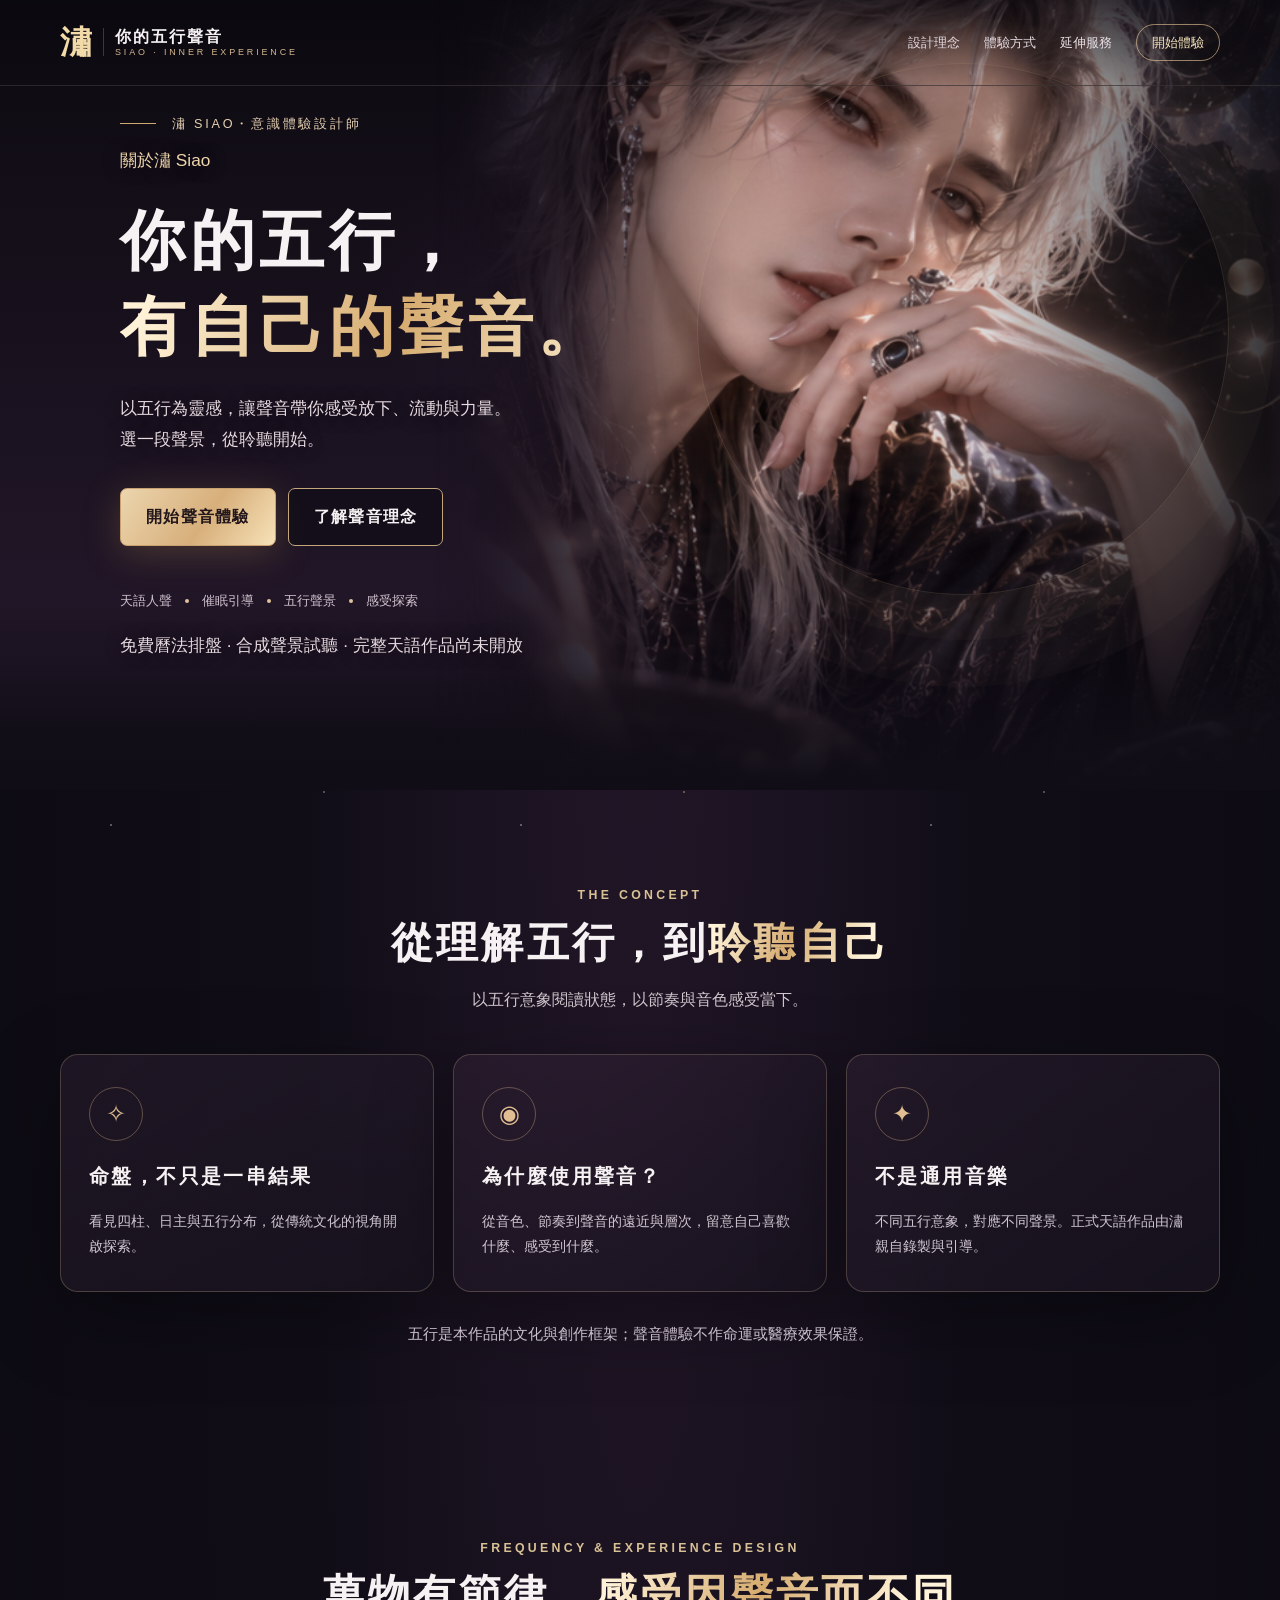
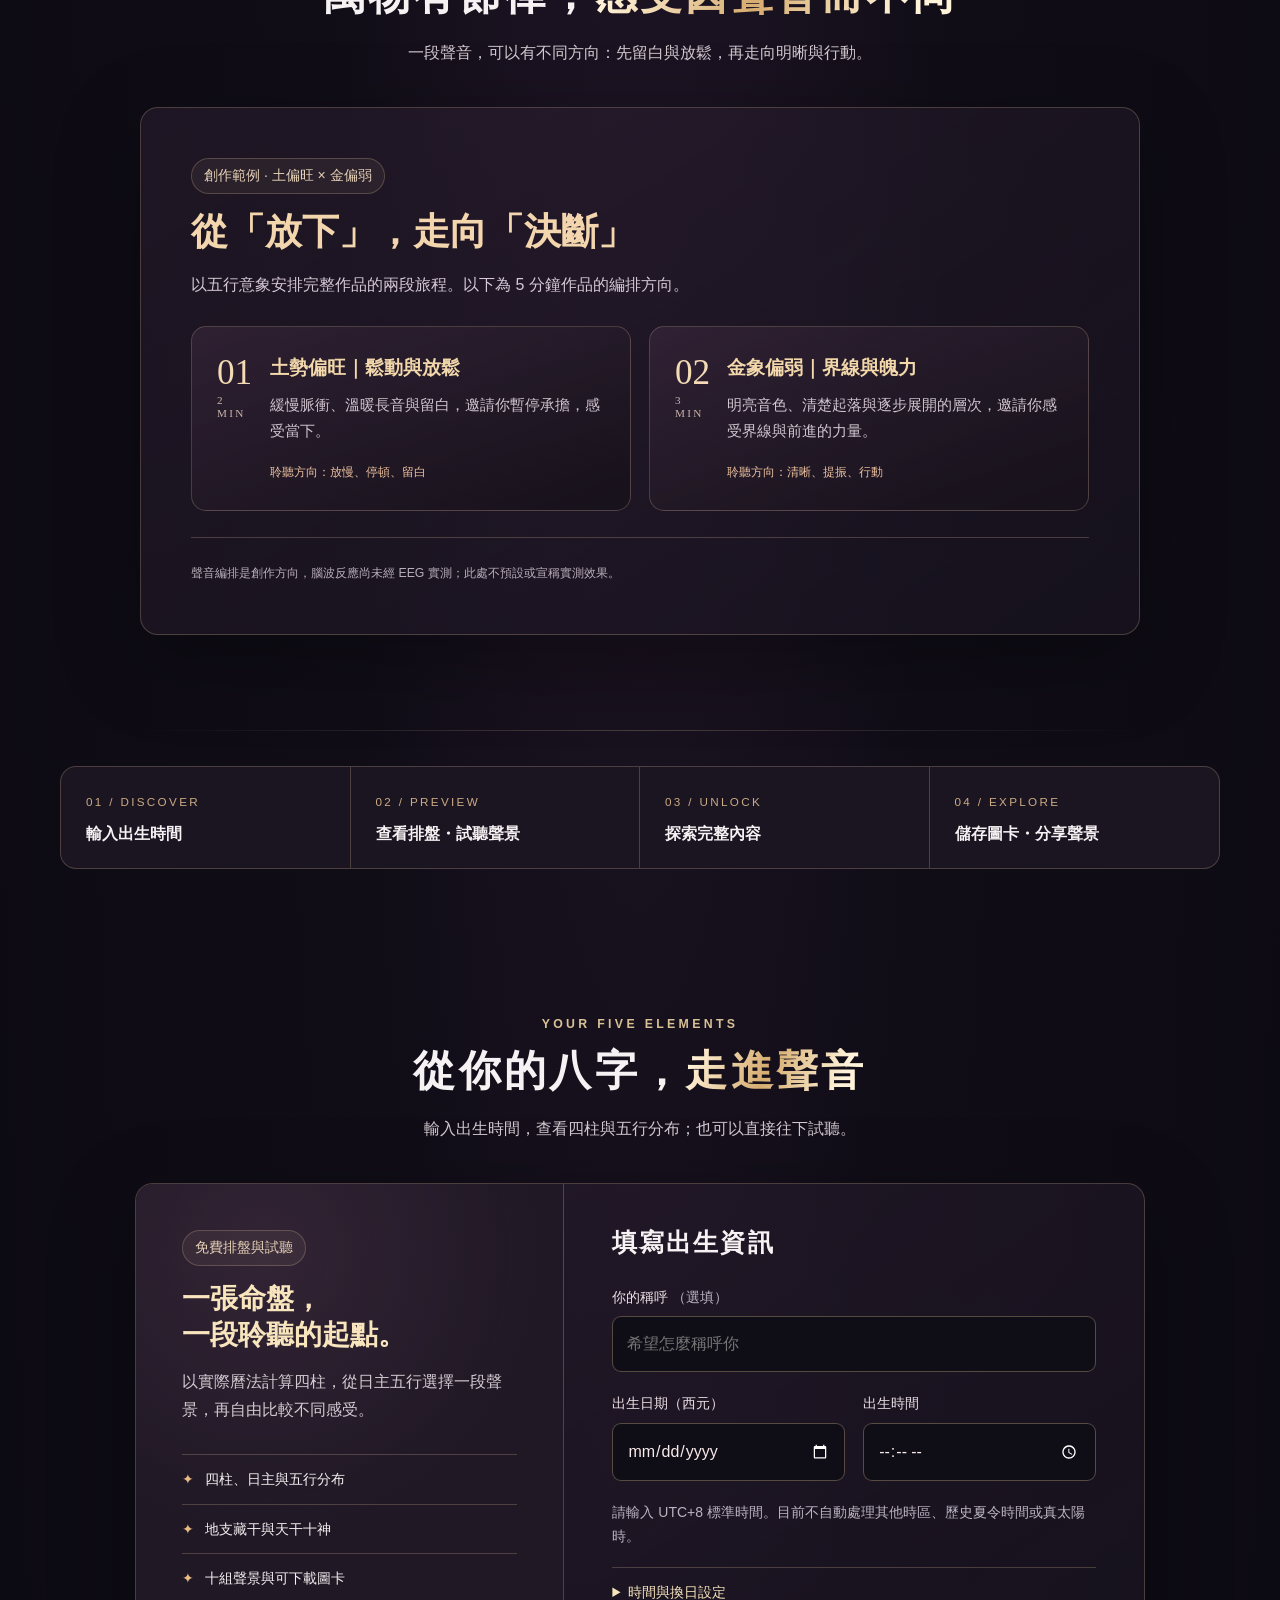
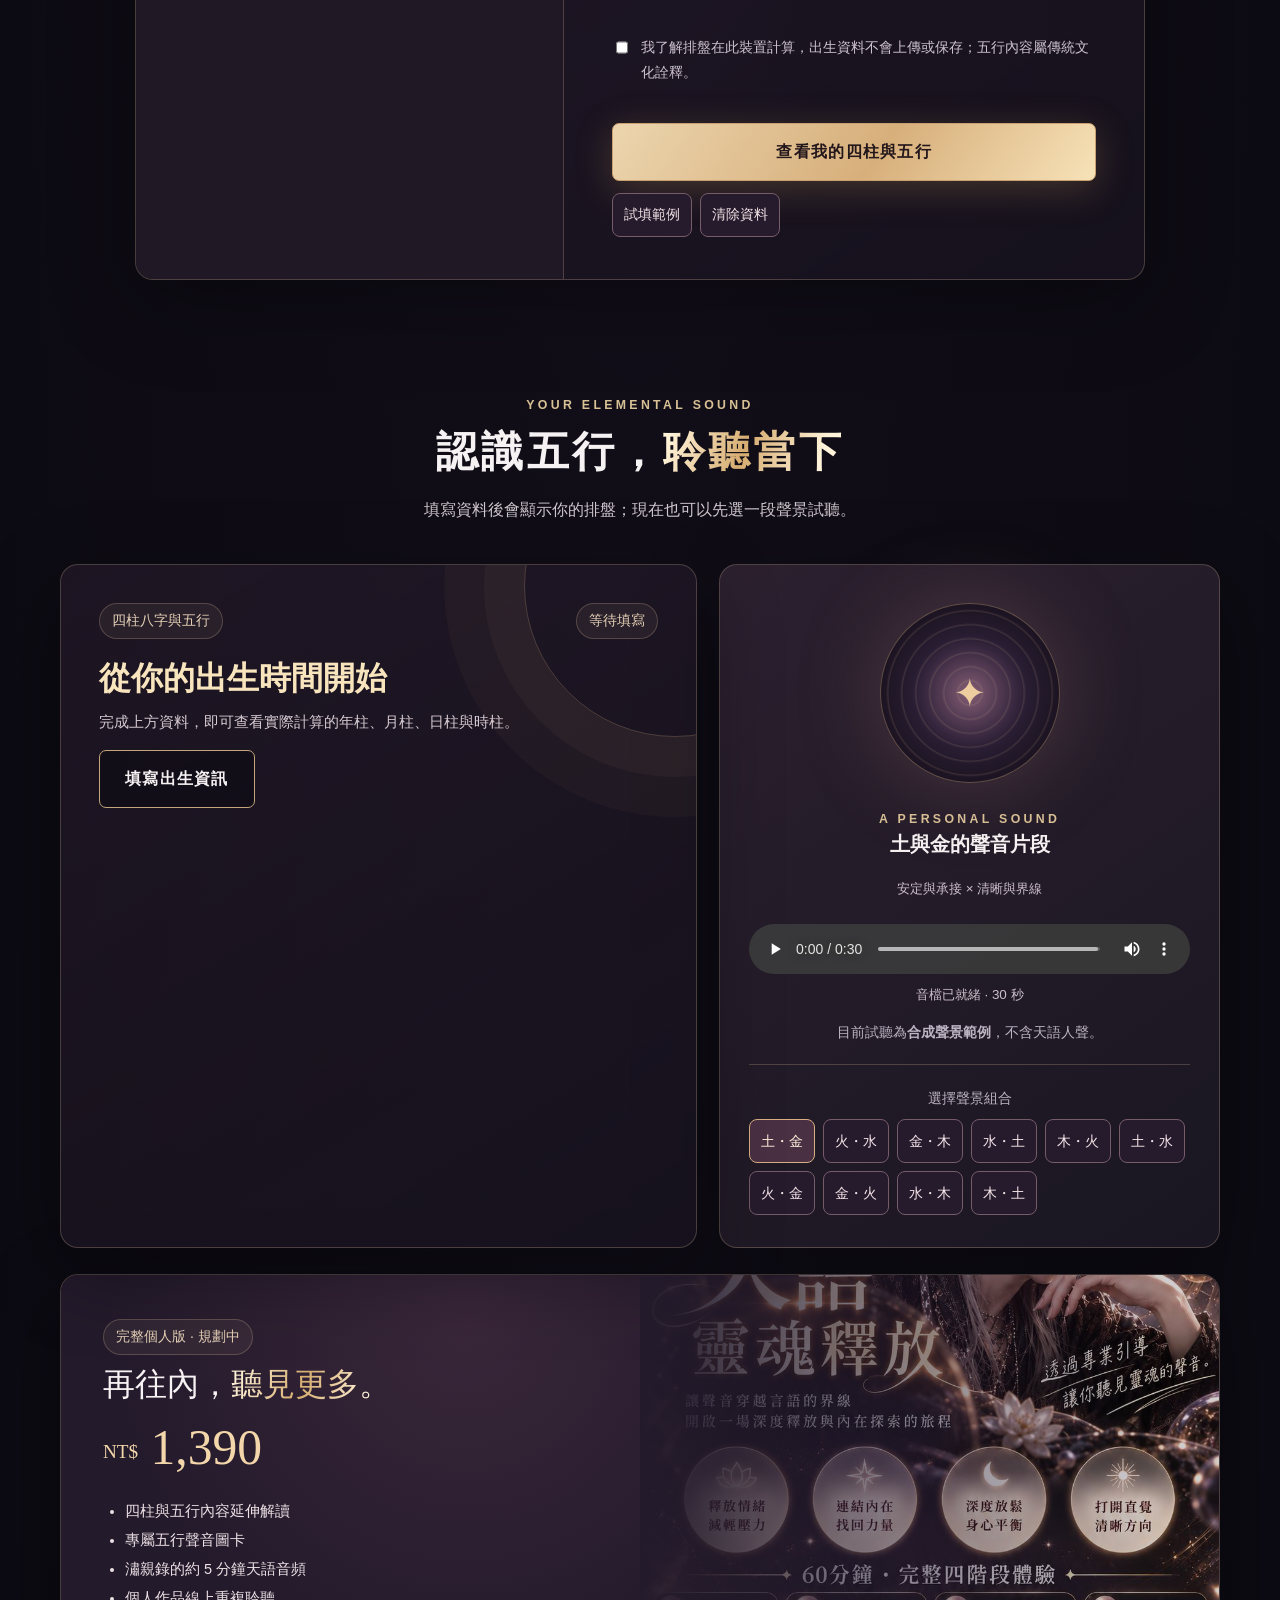
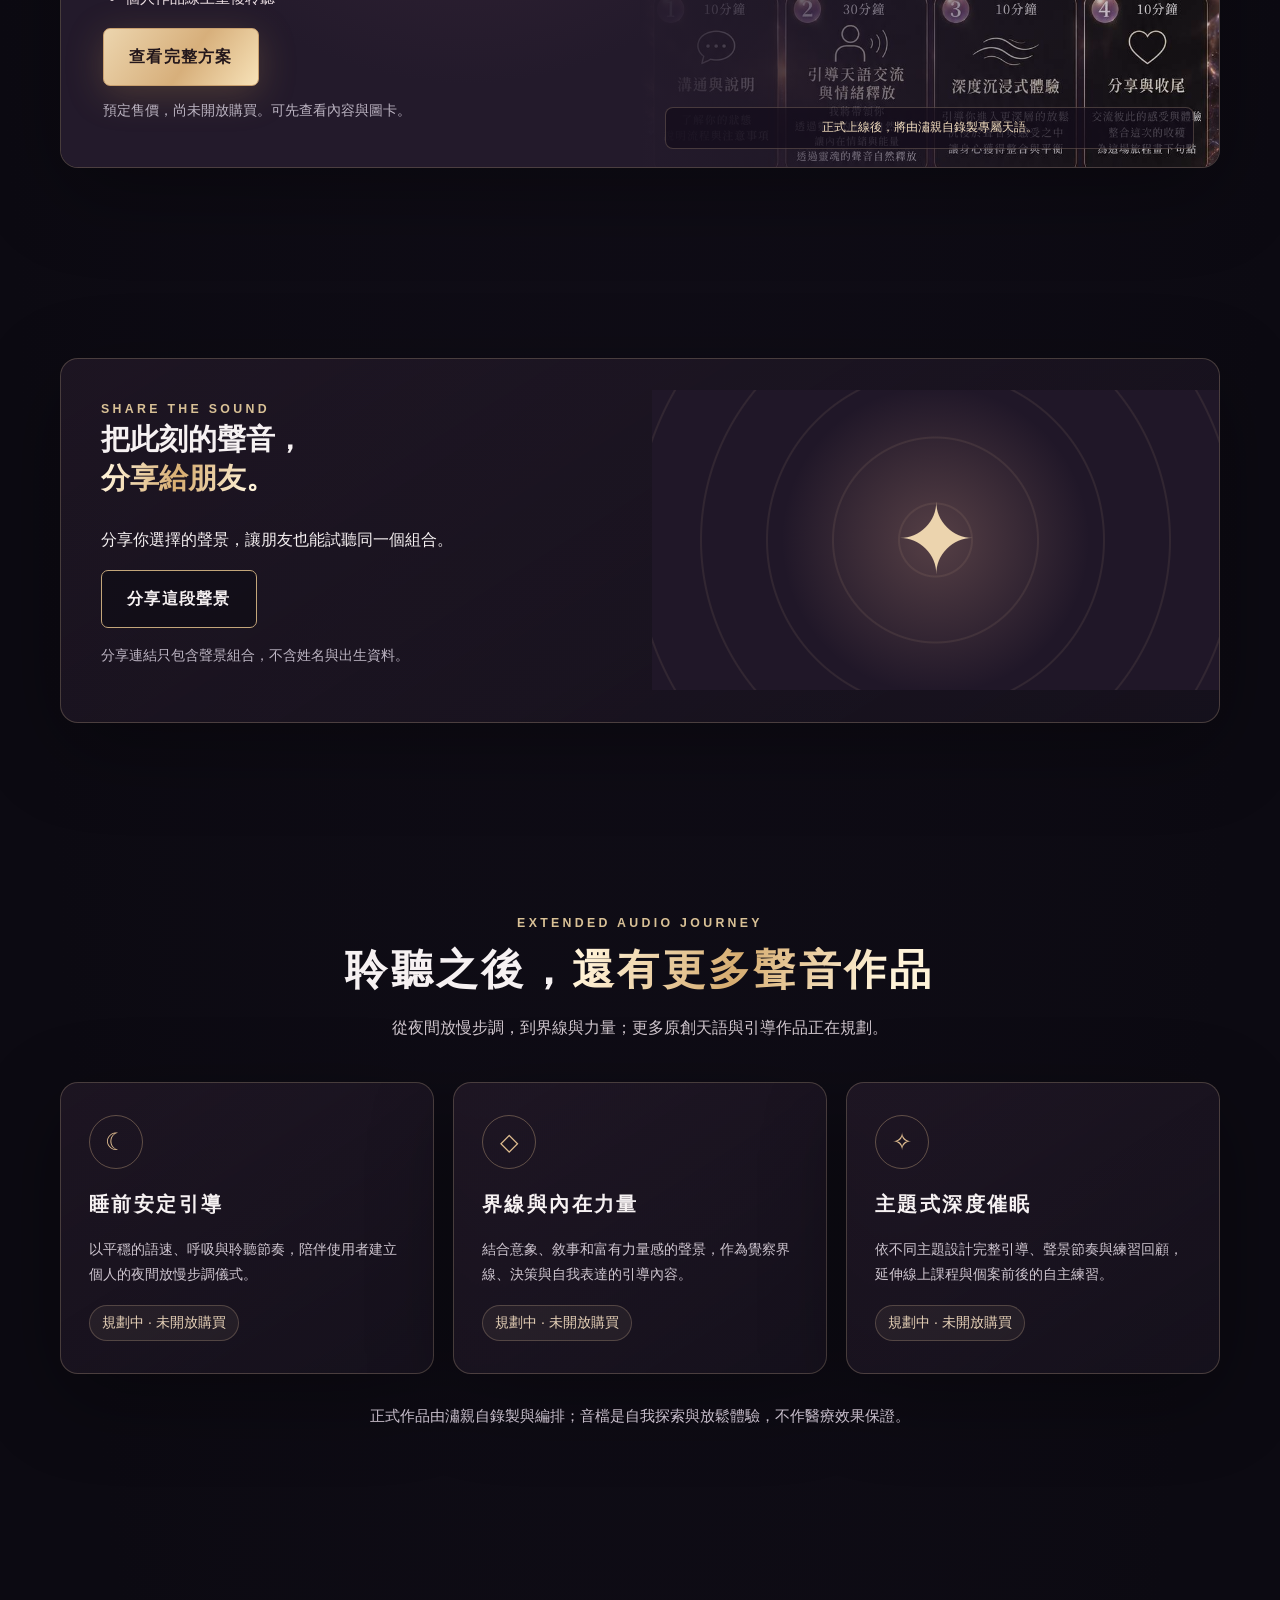
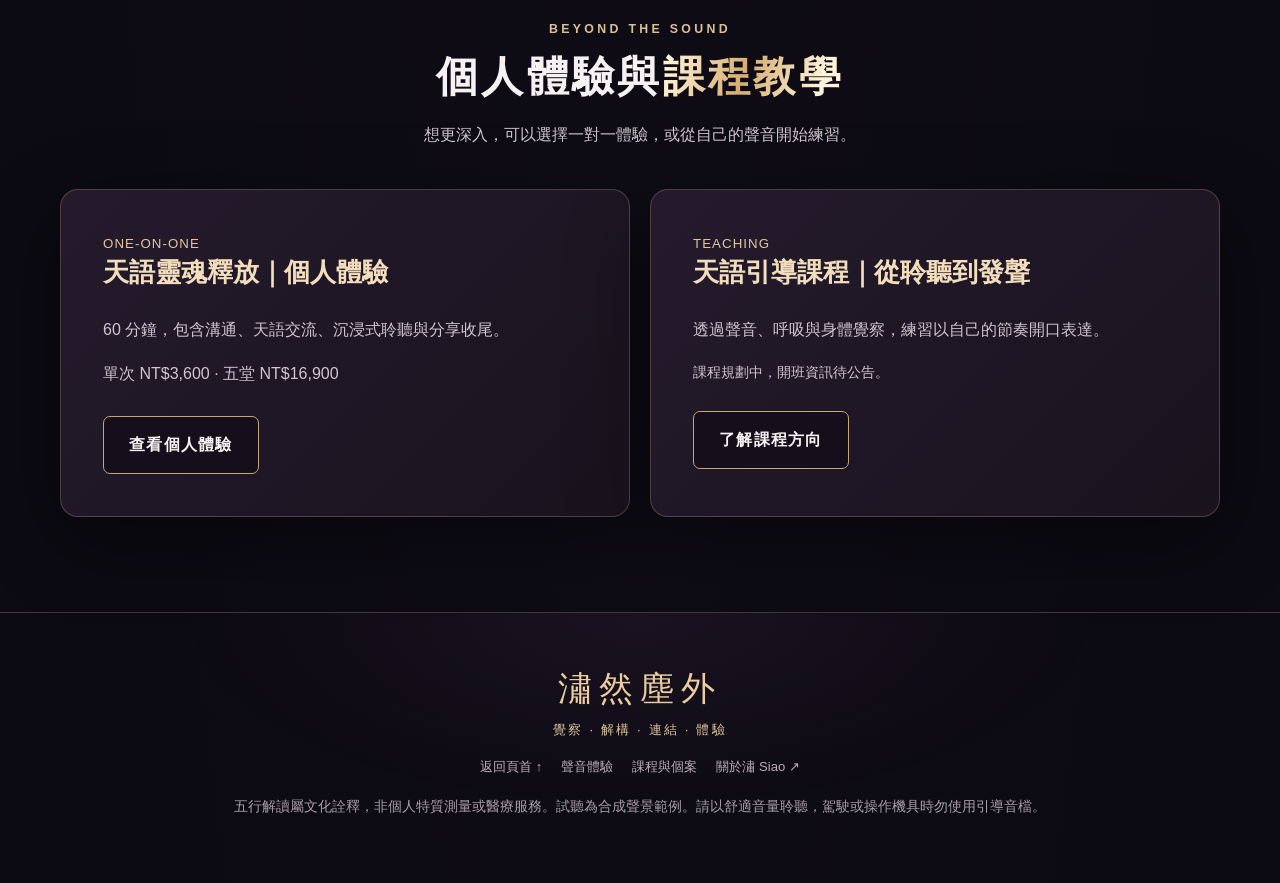
<file: five-elements/index.html>
<!doctype html>
<html lang="zh-Hant">
<head>
<meta charset="utf-8" />
<meta name="viewport" content="width=device-width, initial-scale=1, viewport-fit=cover" />
<meta name="theme-color" content="#100d18" />
<meta name="description" content="潚｜你的五行聲音。以五行意象編排聲景，試聽不同組合，探索自己的聆聽感受。" />
<title>潚｜你的五行聲音｜聲音體驗</title>
<style>
:root{--bg:#0e0c14;--bg2:#171321;--card:#211a2b;--plum:#48334e;--gold:#e3c89c;--gold2:#f8e5be;--line:rgba(231,203,163,.23);--muted:#bcb4c2;--white:#f6f1f2;--shadow:0 24px 85px rgba(0,0,0,.33);--hero-image:url('assets/潚_人物主視覺.png');--poster-image:url('assets/潚_天語合作視覺參考.jpg')}
*{box-sizing:border-box}html{scroll-behavior:smooth}body{margin:0;background:radial-gradient(ellipse at 50% 0,#241729 0,#100d17 38%,#0c0a12 85%);color:var(--white);font-family: -apple-system,BlinkMacSystemFont,"PingFang TC","Noto Sans TC","Microsoft JhengHei",sans-serif;line-height:1.75;overflow-x:hidden}
body::before{content:"";position:fixed;inset:0;pointer-events:none;opacity:.31;background-image:radial-gradient(1px 1px at 10% 14%,#eac5a4 99%,transparent),radial-gradient(1px 1px at 27% 50%,#fff 99%,transparent),radial-gradient(2px 2px at 72% 32%,#bcb0ef 99%,transparent),radial-gradient(1px 1px at 90% 64%,#ffe2a4 99%,transparent),radial-gradient(1px 1px at 44% 82%,#fff 99%,transparent);background-size:280px 220px,410px 330px,600px 440px,360px 300px,500px 420px;z-index:0}
a{color:inherit;text-decoration:none}button,input{font:inherit}button{cursor:pointer}button:disabled{opacity:.45;cursor:not-allowed}button:focus-visible,a:focus-visible,input:focus-visible{outline:2px solid #e9cba2;outline-offset:3px}h1,h2,h3,p{margin-top:0}h1,h2,h3{line-height:1.32}h1,h2,.serif,.num{font-family:"Noto Serif TC","Songti TC","STSong","Source Han Serif TC",serif}main,.sitehead,footer{position:relative;z-index:1}.container{width:min(1160px,calc(100% - 48px));margin:auto}
.eyebrow{letter-spacing:.27em;color:#d9c196;font-size:.77rem;font-weight:650;text-transform:uppercase}.textgold{background:linear-gradient(110deg,#fff2d7 5%,#d6ac70 45%,#fff3d9 85%);color:transparent;background-clip:text}.accent{color:var(--gold2)}.muted{color:var(--muted)}.tiny{font-size:.77rem;color:var(--muted)}.intro{max-width:735px;margin:16px auto 0;color:#d1c7ce}.pill{display:inline-flex;align-items:center;gap:7px;border:1px solid var(--line);background:rgba(225,196,163,.065);color:#e7d2b8;border-radius:99px;padding:5px 12px;font-size:.73rem;line-height:1.7}
.sitehead{position:absolute;top:0;left:0;right:0;z-index:10;border-bottom:1px solid rgba(245,220,192,.14);background:linear-gradient(180deg,rgba(10,8,15,.66),transparent)}.headrow{display:flex;align-items:center;justify-content:space-between;min-height:85px;gap:18px}.brand{display:flex;align-items:center;gap:11px}.brand-mark{font-size:2rem;font-family:"Noto Serif TC",serif;font-weight:800;line-height:1;color:#f3dba9}.brand-sep{height:28px;width:1px;background:var(--line)}.brandname{display:flex;flex-direction:column;line-height:1.32}.brandname strong{font-family:"Noto Serif TC",serif;font-weight:600;letter-spacing:.12em}.brandname small{font-size:.56rem;letter-spacing:.32em;color:#d4b890}.nav{display:flex;gap:24px;align-items:center;font-size:.83rem;color:#e6dce2}.nav a:hover{color:var(--gold2)}.nav .navcta{border:1px solid rgba(240,204,152,.6);border-radius:99px;padding:6px 15px;color:var(--gold2)}
.hero{min-height:790px;position:relative;isolation:isolate;overflow:hidden;display:flex;align-items:center;background:radial-gradient(ellipse at 80% 38%,rgba(112,74,109,.35),transparent 45%),linear-gradient(180deg,#0c0a10,#211627 75%,#100d16)}.hero-art{position:absolute;inset:-70px -4% -4% 34%;background-image:linear-gradient(90deg,#130e18 1%,transparent 33%,rgba(14,10,18,.07) 60%,#0b0a10 100%),linear-gradient(0deg,#110c19,transparent 46%,rgba(0,0,0,.13)),var(--hero-image);background-size:cover;background-position:center,center,28% 50%;z-index:-2;opacity:.97;mask-image:linear-gradient(90deg,transparent 0,#000 26%,#000 93%,transparent 100%)}.hero::before{content:"";position:absolute;width:530px;height:530px;right:4%;top:8%;border:1px solid rgba(225,194,150,.15);border-radius:50%;box-shadow:0 0 0 45px rgba(221,193,160,.025),0 0 0 92px rgba(221,193,160,.025);z-index:-1}.hero::after{content:"";position:absolute;inset:auto 0 0;height:130px;background:linear-gradient(transparent,#100d16);z-index:-1}.hero-content{padding-top:112px;padding-bottom:112px;max-width:620px;margin-left:max(calc((100vw - 1160px)/2),24px);margin-right:auto}.hero h1{font-size:clamp(3.1rem,5.1vw,5.5rem);font-weight:650;letter-spacing:.07em;margin:23px 0}.hero h1 span{display:block}.hero p{font-size:1.08rem;max-width:560px;color:#e7dae0;text-shadow:0 1px 16px #110b16}.hero-kicker{display:flex;align-items:center;gap:16px;letter-spacing:.22em;font-size:.79rem;color:#e6d1b3}.hero-kicker:before{content:"";width:36px;height:1px;background:#cfab73}.hero-actions{display:flex;gap:12px;flex-wrap:wrap;margin-top:34px}.hero-bottom{display:flex;align-items:center;gap:13px;flex-wrap:wrap;margin-top:44px;color:#d1c2ce;font-size:.79rem}.hero-bottom i{width:4px;height:4px;border-radius:50%;background:#dfc29b}.btn{display:inline-flex;align-items:center;justify-content:center;gap:10px;border-radius:7px;border:1px solid var(--line);padding:14px 25px;font-weight:660;letter-spacing:.08em;transition:transform .2s,filter .2s,border-color .2s;color:var(--white);background:rgba(33,24,38,.65);min-height:52px}.btn:hover{transform:translateY(-2px);filter:brightness(1.15);border-color:#d2aa79}.btn-primary{color:#23171b;background:linear-gradient(125deg,#ecd5ae,#d7af7b 55%,#f7e2b8);border-color:#c9a06f;box-shadow:0 8px 36px #ac83514d}.btn-ghost{background:rgba(15,11,20,.65);border-color:#c3a67a}.btn-small{padding:9px 15px;min-height:38px;font-size:.84rem}.btn-full{width:100%}
section.section{padding:95px 0}.section-head{text-align:center;margin-bottom:40px}.section-head h2{font-size:clamp(2rem,3.25vw,3.1rem);font-weight:600;letter-spacing:.08em;margin:9px 0 0}.hairline{height:1px;background:linear-gradient(90deg,transparent,var(--line),transparent);margin:0 auto;width:min(100%,1000px)}.value-grid{display:grid;grid-template-columns:repeat(3,1fr);gap:19px}.value-card,.glass{border:1px solid var(--line);background:linear-gradient(148deg,rgba(74,50,76,.27),rgba(24,19,31,.78));box-shadow:var(--shadow);border-radius:18px}.value-card{padding:32px 28px}.value-icon{font-size:1.5rem;color:#e1be91;display:flex;align-items:center;justify-content:center;width:54px;height:54px;border:1px solid #e1be9159;border-radius:50%;margin-bottom:22px}.value-card h3{font-size:1.24rem;font-family:"Noto Serif TC",serif;font-weight:600;letter-spacing:.12em}.value-card p{font-size:.89rem;color:#cfc6d0;margin:0}.philosophy{margin:30px auto 0;text-align:center;color:#c9bfcc;max-width:800px;font-size:.91rem}
.flowband{padding:35px 0 50px}.stepsrow{display:grid;grid-template-columns:repeat(4,1fr);gap:0;border:1px solid var(--line);border-radius:16px;overflow:hidden;background:#1b1522}.stepsrow>div{padding:20px 25px;border-right:1px solid var(--line)}.stepsrow>div:last-child{border:0}.stepsrow span{font-size:.73rem;color:#cbab83;letter-spacing:.2em}.stepsrow strong{display:block;margin-top:5px;font-size:.98rem}
.assessment-wrap{max-width:1010px;margin:auto;display:grid;grid-template-columns:.85fr 1.15fr;gap:0;overflow:hidden}.assessment-info{padding:46px;background:radial-gradient(circle at 30% 10%,rgba(134,90,122,.18),transparent 40%),#201825;border-right:1px solid var(--line)}.assessment-info h3{font-size:1.72rem;color:var(--gold2);margin:15px 0}.assessment-info p{color:#d4cad2}.mini-feature{margin:30px 0 0;padding:0;list-style:none}.mini-feature li{padding:12px 0;border-top:1px solid var(--line);font-size:.87rem;display:flex;gap:11px}.mini-feature li:before{content:"✦";color:#e8bc83}.assessment-form{padding:42px 48px}.assessment-form h3{font-size:1.58rem;letter-spacing:.08em}.field-grid{display:grid;grid-template-columns:1fr 1fr;gap:18px}.field{display:flex;flex-direction:column;gap:7px;margin-bottom:19px}.field label{color:#ece0e6;font-size:.88rem}.field input{width:100%;border:1px solid rgba(225,191,153,.34);background:#0f0d16;color:#f9ebeb;padding:13px 14px;outline:0;border-radius:9px;color-scheme:dark}.field input:focus{border-color:#f1c99a;box-shadow:0 0 0 3px rgba(211,167,113,.12)}.check{display:flex;gap:10px;align-items:flex-start;font-size:.83rem;color:#cfc3d0;cursor:pointer}.check input{accent-color:#dab98b;margin-top:6px}.form-status{min-height:22px;margin:5px 0 10px;font-size:.85rem;color:#efc5a8}
#resultSection{padding-top:20px}.result-grid{display:grid;grid-template-columns:1.12fr .88fr;gap:22px;align-items:stretch}.result-card{padding:38px;position:relative;overflow:hidden}.result-card:before{content:"";position:absolute;width:300px;height:300px;right:-130px;top:-130px;border:1px solid #e4ba8a40;border-radius:50%;box-shadow:0 0 0 40px #e4ba8a0b,0 0 0 80px #e4ba8a08}.result-header{display:flex;justify-content:space-between;gap:10px;align-items:center;position:relative}.result-title{font-size:2rem;font-family:"Noto Serif TC",serif;color:var(--gold2);margin:18px 0 10px}.result-desc{color:#d6cad2;max-width:580px;font-size:.94rem}.energy-tags{display:flex;gap:9px;flex-wrap:wrap;margin:24px 0}.energy-tag{border:1px solid #f3ce9652;padding:6px 12px;background:rgba(193,151,109,.085);border-radius:99px;font-size:.83rem}.energy-tag strong{color:#ffe3b9}.energy-chart{display:grid;gap:10px;margin:25px 0}.energy-row{display:grid;grid-template-columns:27px 1fr 42px;gap:10px;align-items:center;font-size:.8rem;color:#dacdd5}.bar-track{height:8px;overflow:hidden;border-radius:99px;background:#47354b}.bar-fill{height:100%;border-radius:99px;background:linear-gradient(90deg,#8b6683,#d8b38a,#fff2d1);width:30%;transition:width .5s}.sample-switcher{margin-top:25px;padding-top:22px;border-top:1px solid var(--line)}.sample-switcher .rowbtns{display:flex;gap:7px;flex-wrap:wrap;margin-top:8px}.chip{background:#261b2d;border:1px solid #765b69;color:#f5e4e7;padding:7px 11px;border-radius:8px;font-size:.75rem}.chip:hover,.chip.active{border-color:#d8ae83;background:#493043;color:#fff0dc}.audio-card{padding:32px 29px;background:linear-gradient(145deg,#2c202f,#191621);display:flex;flex-direction:column;justify-content:center}.vinyl{position:relative;width:180px;height:180px;max-width:65%;margin:6px auto 26px;border:1px solid #deb98c5b;border-radius:50%;background:repeating-radial-gradient(circle,transparent 0 11px,rgba(233,197,155,.13) 12px,transparent 14px),radial-gradient(circle,#9d6e94aa 0,#281d32 46%,#17101b 80%);box-shadow:0 0 85px #b47e7947}.vinyl:after{content:"✦";position:absolute;top:50%;left:50%;transform:translate(-50%,-50%);font-size:40px;color:#edcd9f;text-shadow:0 0 35px #e5ac8b}.audio-card h3{font-size:1.26rem;text-align:center;font-family:"Noto Serif TC",serif}.audio-card p{text-align:center;color:#cdbecb;font-size:.84rem}.audio-card audio{width:100%;margin:10px 0;color-scheme:dark;height:50px}.audio-card .tiny{text-align:center}.audio-card .subtle{font-size:.81rem;text-align:center;margin-top:16px;border-top:1px solid var(--line);padding-top:15px;color:#cbbbca}
.offer{margin-top:26px;display:grid;grid-template-columns:1fr 1fr;overflow:hidden}.offer-copy{padding:44px 42px;background:radial-gradient(circle at 70% 10%,#52354a78,transparent 60%),#231a2b}.offer-copy h3{font-size:2rem;font-weight:560;margin:8px 0}.price{font-size:3.1rem;color:#f3d7aa;font-family:"Noto Serif TC",serif;line-height:1.4}.price small{font-size:1.2rem;vertical-align:middle}.offer-copy ul{padding-left:22px;font-size:.91rem;color:#eee1e6;line-height:2}.offer-art{position:relative;min-height:350px;background:linear-gradient(90deg,#231a2b 0,#251a30a0 33%,#170d1a30 90%),var(--poster-image) center 33%/cover}.offer-art:after{content:"正式上線後，將由潚親自錄製專屬天語。";position:absolute;bottom:18px;left:25px;right:25px;text-align:center;background:#130c1bb3;color:#f3debf;padding:9px;font-size:.76rem;border:1px solid var(--line);border-radius:8px}
.unlocked{margin-top:30px;padding:40px;display:none}.unlocked.open{display:block}.unlocked-grid{display:grid;grid-template-columns:1.2fr .8fr;gap:40px}.richcopy p{color:#dcd1dd}.richcopy h3{font-size:1.42rem;color:#f3dba9}.mock-card{min-height:430px;border-radius:16px;border:1px solid #dac09a6b;position:relative;overflow:hidden;background:linear-gradient(180deg,#09071113,#080910 62%),var(--hero-image) 26% center/auto 100%;display:flex;flex-direction:column;align-items:center;justify-content:flex-end;padding:26px;text-align:center}.mock-card:before{content:"";position:absolute;inset:0;background:linear-gradient(0deg,#17101f 12%,#110d1abb 55%,#130d1333 100%)}.mock-card>*{position:relative}.mock-card h3{font-size:2.15rem;font-family:"Noto Serif TC",serif;color:#ffe6b8}.mock-card small{letter-spacing:.18em;color:#ebcfb1}.mock-card .mockline{font-size:1.1rem;border-top:1px solid #dfb88477;padding-top:12px}
.viral{display:grid;grid-template-columns:1fr 1fr;gap:24px;align-items:center}.viral-copy{padding:40px}.viral-graphic{min-height:300px;position:relative;overflow:hidden;background:radial-gradient(circle at 50% 50%,rgba(228,171,148,.27),transparent 48%),repeating-radial-gradient(circle at 50% 50%,transparent 0 35px,#edc99916 36px,#edc99916 37px,transparent 38px 66px),#201728;display:flex;align-items:center;justify-content:center;font-size:6rem;color:#ecd4ae}.viral-copy h3{font-size:1.82rem}.smalltext{font-size:.86rem;color:#cfc4ce}.service-grid{display:grid;grid-template-columns:1fr 1fr;gap:20px}.service-card{padding:42px;background:linear-gradient(135deg,#241a2c,#19131e)}.service-card h3{font-size:1.65rem;font-family:"Noto Serif TC",serif;color:#f2ddbc}.service-card p{color:#cfc6d0}.service-card .btn{margin-top:12px}.service-spec{font-size:.83rem;color:#e3c5a3;letter-spacing:.08em}
.sitefoot{padding:45px 0 65px;text-align:center;border-top:1px solid var(--line);color:#bbaebd;background:radial-gradient(ellipse at center top,#35233d55,transparent 50%)}.footer-mark{font-family:"Noto Serif TC",serif;color:#ebcda1;font-size:2.15rem;letter-spacing:.2em}.footer-links{display:flex;justify-content:center;gap:19px;font-size:.82rem;margin-top:14px}.notice{max-width:850px;margin:15px auto 0;font-size:.74rem;color:#a99dab}
.modal{padding:0;border:1px solid #bb916d;border-radius:18px;background:linear-gradient(135deg,#2b2033,#130f1c);color:#f4ebed;width:min(520px,calc(100vw - 36px));box-shadow:0 18px 120px #0009}.modal::backdrop{background:rgba(6,4,10,.83);backdrop-filter:blur(6px)}.modal-content{padding:31px}.modal-top{display:flex;align-items:start;justify-content:space-between;gap:12px}.modal-top h3{font-family:"Noto Serif TC",serif;font-size:1.5rem;color:#f4d9b0}.close{background:transparent;border:0;color:#e8cfb5;font-size:1.7rem;line-height:1}.modal p{font-size:.91rem;color:#d3c5d1}.modal hr{border:0;border-top:1px solid var(--line);margin:18px 0}.modal strong{color:#f5dba6}.modal .btn+.btn{margin-top:10px}.toast{position:fixed;bottom:22px;left:50%;transform:translate(-50%,30px);z-index:50;color:#201521;background:#f3ddb7;border:1px solid #d6ae73;padding:11px 19px;border-radius:9px;box-shadow:0 12px 40px #0008;opacity:0;pointer-events:none;transition:opacity .25s,transform .25s;font-size:.83rem;text-align:center;max-width:90vw}.toast.show{opacity:1;transform:translate(-50%,0)}
[hidden]{display:none!important}
@media(max-width:980px){.nav a:not(.navcta){display:none}.container{width:min(100% - 32px,1160px)}.hero-content{margin-left:24px;padding-top:140px}.hero-art{left:33%}.hero h1{font-size:clamp(2.8rem,7vw,4.8rem)}.value-card{padding:26px 21px}.assessment-info{padding:34px}.assessment-form{padding:34px}.offer-copy{padding:38px}}
@media(max-width:720px){.headrow{min-height:68px}.brand-mark{font-size:1.65rem}.brandname strong{font-size:.83rem}.brandname small{font-size:.47rem}.nav .navcta{font-size:.7rem;padding:5px 11px}.hero{min-height:820px;align-items:flex-end}.hero-art{inset:-20px 0 0 0;background-size:cover,cover,auto 620px;background-position:center,center,34.3% top;mask-image:linear-gradient(0deg,transparent 0%,#000 25%,#000 94%);opacity:.9}.hero::before{right:-140px;top:12%;width:450px;height:450px}.hero-content{margin:0 auto;padding:420px 8px 50px;max-width:none;width:calc(100% - 32px);position:relative}.hero-content:before{content:"";position:absolute;z-index:-1;inset:300px -18px 0;background:linear-gradient(0deg,#100d16 22%,#100d16e8 50%,transparent)}.hero-kicker{font-size:.7rem}.hero h1{font-size:clamp(2.4rem,10.6vw,4.25rem);margin:15px 0;letter-spacing:.035em}.hero p{font-size:.95rem;line-height:1.9}.hero-actions{margin-top:25px}.hero-actions .btn{flex:1;min-width:145px;padding:12px 14px;font-size:.83rem}.hero-bottom{margin-top:26px;font-size:.7rem}.section.section{padding:64px 0}.section-head{margin-bottom:25px}.section-head h2{font-size:2rem}.eyebrow{font-size:.66rem}.intro{font-size:.88rem}.value-grid,.result-grid,.service-grid,.viral,.unlocked-grid,.offer{grid-template-columns:1fr}.value-card{padding:25px}.value-icon{margin-bottom:12px}.value-card h3{margin-bottom:8px}.stepsrow{grid-template-columns:1fr 1fr}.stepsrow>div:nth-child(2){border-right:0}.stepsrow>div:nth-child(-n+2){border-bottom:1px solid var(--line)}.stepsrow>div{padding:16px}.assessment-wrap{grid-template-columns:1fr}.assessment-info{border-right:none;border-bottom:1px solid var(--line);padding:28px}.assessment-info h3{font-size:1.38rem}.mini-feature{margin-top:12px}.mini-feature li{padding:8px 0}.assessment-form{padding:28px}.result-card,.audio-card{padding:27px}.result-title{font-size:1.7rem}.audio-card .vinyl{width:145px;height:145px}.offer{margin-top:19px}.offer-copy{padding:31px}.offer-copy h3{font-size:1.65rem}.offer-art{min-height:190px;background-position:50% 24%}.offer-art:after{font-size:.68rem}.unlocked{padding:28px}.viral-graphic{min-height:160px;order:-1;font-size:4.5rem}.viral-copy{padding:29px}.service-card{padding:29px}.footer-links{flex-wrap:wrap}.notice{line-height:1.8}}
@media(max-width:410px){.field-grid{grid-template-columns:1fr;gap:0}.hero{min-height:780px}.hero-art{background-size:cover,cover,auto 580px}.hero-content{padding-top:380px}.hero h1{font-size:2.55rem}.brandname strong{font-size:.76rem}.nav .navcta{font-size:.66rem}.mock-card{min-height:350px}}
@media(prefers-reduced-motion:reduce){html{scroll-behavior:auto}*,*:before,*:after{transition:none!important}}

.frequency-story{padding:clamp(24px,4.5vw,50px);max-width:1000px;margin:auto}.frequency-intro h3{color:#f3d6ae;font-family:"Noto Serif TC",serif;font-size:clamp(1.55rem,3.5vw,2.3rem);margin:14px 0}.frequency-intro p{color:#d6c9d5}.frequency-chapters{display:grid;grid-template-columns:1fr 1fr;gap:18px;margin-top:27px}.frequency-chapter{border:1px solid var(--line);border-radius:15px;padding:25px;background:linear-gradient(160deg,#4b334c65,#17121b);display:flex;gap:17px}.chapter-n{font-family:serif;color:#f4dbb5;font-size:2.2rem;line-height:1.2}.chapter-n span{display:block;font-size:.7rem;letter-spacing:.2em;color:#cab3aa}.frequency-chapter h4{color:#f2d8ab;font-size:1.16rem;margin:0 0 9px}.frequency-chapter p{font-size:.91rem;color:#d2c5d1;margin:0 0 13px}.chapter-label{font-size:.77rem;color:#edc19f}.freq-disclaimer{font-size:.77rem;color:#baafbb;border-top:1px solid var(--line);padding-top:24px;margin:26px 0 0;line-height:1.8}
@media(max-width:760px){.frequency-chapters{grid-template-columns:1fr}.frequency-chapter{padding:19px}}
.chip{min-height:44px;font-size:.875rem}.close{min-width:44px;min-height:44px}.tiny,.pill,.notice{font-size:.875rem}.check{font-size:.9rem}.assessment-form input{min-width:0;max-width:100%}.field-grid>*{min-width:0}dialog input{width:100%}#shareLink{font-size:1rem}.sample-switcher .rowbtns{gap:8px}.result-card:before{pointer-events:none}
.pillars{display:grid;grid-template-columns:repeat(4,minmax(0,1fr));gap:8px;margin:24px 0}.pillar{padding:12px 4px;text-align:center;border:1px solid var(--line);border-radius:10px;background:#2c2031}.pillar span,.pillar small{display:block;font-size:.875rem;color:var(--muted)}.pillar strong{display:block;color:var(--gold2);font:600 clamp(1.5rem,3vw,2rem)/1.7 "Songti TC",serif}.calculation-options{border-top:1px solid var(--line);margin:18px 0;color:#d4c6d5}.calculation-options summary{cursor:pointer;min-height:44px;padding:12px 0;color:var(--gold2);font-size:.9rem}.calculation-options p{font-size:.875rem}.calculation-options .field{margin:12px 0}.field select{width:100%;min-height:48px;background:#1c1623;color:var(--white);border:1px solid #766070;border-radius:7px;padding:10px;font:inherit}select:focus-visible{outline:2px solid var(--gold);outline-offset:3px}.form-tools{display:flex;flex-wrap:wrap;gap:8px;margin-top:12px}.result-grid{grid-template-columns:minmax(0,1.12fr) minmax(0,.88fr)}#birthSummary{overflow-wrap:anywhere}.energy-row{font-size:.875rem}.audio-card .sample-switcher{margin-top:20px}.audio-card .tiny{line-height:1.7}#hiddenDetails p{margin:10px 0}.assessment-form input{font-size:1rem}@media(max-width:720px){.result-grid{grid-template-columns:1fr}}@media(max-width:410px){.result-card{padding:22px 18px}.result-header{flex-wrap:wrap}}
.modal{max-height:90vh;overflow:auto}#cardDialog{width:min(420px,calc(100vw - 36px))}#cardPreview{max-height:65vh;object-fit:contain}.calculation-options a{text-decoration:underline;text-underline-offset:3px}
</style>
</head>
<body>
<header class="sitehead"><div class="container headrow">
  <a class="brand" href="#top" aria-label="潚，回到頁首"><div class="brand-mark">潚</div><div class="brand-sep"></div><div class="brandname"><strong>你的五行聲音</strong><small>SIAO · INNER EXPERIENCE</small></div></a>
  <nav class="nav" aria-label="頁面導覽"><a href="#idea">設計理念</a><a href="#journey">體驗方式</a><a href="#services">延伸服務</a><a class="navcta" href="#assessment">開始體驗</a></nav>
</div></header>
<main id="top"><noscript><p class="container">請啟用瀏覽器的 JavaScript，才能進行排盤與聲景切換。</p></noscript>
<section class="hero" aria-labelledby="heroTitle"><div class="hero-art" role="img" aria-label="銀灰髮人物與星辰交織的五行聲音主視覺"></div><div class="container"><div class="hero-content">
  <div class="hero-kicker">潚 SIAO・意識體驗設計師</div><p class="tiny" style="margin:10px 0 0"><a href="../" style="color:#efd6ab">關於潚 Siao</a></p>
  <h1 id="heroTitle">你的五行，<span class="textgold">有自己的聲音。</span></h1>
  <p>以五行為靈感，讓聲音帶你感受放下、流動與力量。<br>選一段聲景，從聆聽開始。</p>
  <div class="hero-actions"><a class="btn btn-primary" href="#assessment">開始聲音體驗</a><a class="btn btn-ghost" href="#idea">了解聲音理念</a></div>
  <div class="hero-bottom"><span>天語人聲</span><i></i><span>催眠引導</span><i></i><span>五行聲景</span><i></i><span>感受探索</span></div>
  <p class="tiny" style="margin-top:18px">免費曆法排盤 · 合成聲景試聽 · 完整天語作品尚未開放</p>
</div></div></section>
<section class="section" id="idea"><div class="container"><div class="section-head"><div class="eyebrow">THE CONCEPT</div><h2>從理解五行，到<span class="textgold">聆聽自己</span></h2><p class="intro">以五行意象閱讀狀態，以節奏與音色感受當下。</p></div>
<div class="value-grid">
  <article class="value-card"><div class="value-icon">✧</div><h3>命盤，不只是一串結果</h3><p>看見四柱、日主與五行分布，從傳統文化的視角開啟探索。</p></article>
  <article class="value-card"><div class="value-icon">◉</div><h3>為什麼使用聲音？</h3><p>從音色、節奏到聲音的遠近與層次，留意自己喜歡什麼、感受到什麼。</p></article>
  <article class="value-card"><div class="value-icon">✦</div><h3>不是通用音樂</h3><p>不同五行意象，對應不同聲景。正式天語作品由潚親自錄製與引導。</p></article>
</div><p class="philosophy">五行是本作品的文化與創作框架；聲音體驗不作命運或醫療效果保證。</p></div></section>
<section class="section" id="frequency"><div class="container"><div class="section-head"><div class="eyebrow">FREQUENCY & EXPERIENCE DESIGN</div><h2>萬物有節律，<span class="textgold">感受因聲音而不同</span></h2><p class="intro">一段聲音，可以有不同方向：先留白與放鬆，再走向明晰與行動。</p></div><div class="frequency-story glass"><div class="frequency-intro"><span class="pill">創作範例 · 土偏旺 × 金偏弱</span><h3>從「放下」，走向「決斷」</h3><p>以五行意象安排完整作品的兩段旅程。以下為 5 分鐘作品的編排方向。</p></div><div class="frequency-chapters"><div class="frequency-chapter"><div class="chapter-n">01 <span>2 MIN</span></div><div><h4>土勢偏旺｜鬆動與放鬆</h4><p>緩慢脈衝、溫暖長音與留白，邀請你暫停承擔，感受當下。</p><span class="chapter-label">聆聽方向：放慢、停頓、留白</span></div></div><div class="frequency-chapter"><div class="chapter-n">02 <span>3 MIN</span></div><div><h4>金象偏弱｜界線與魄力</h4><p>明亮音色、清楚起落與逐步展開的層次，邀請你感受界線與前進的力量。</p><span class="chapter-label">聆聽方向：清晰、提振、行動</span></div></div></div><p class="freq-disclaimer">聲音編排是創作方向，腦波反應尚未經 EEG 實測；此處不預設或宣稱實測效果。</p></div></div></section>
<div class="container"><div class="hairline"></div></div>
<section class="flowband" id="journey"><div class="container"><div class="stepsrow"><div><span>01 / DISCOVER</span><strong>輸入出生時間</strong></div><div><span>02 / PREVIEW</span><strong>查看排盤・試聽聲景</strong></div><div><span>03 / UNLOCK</span><strong>探索完整內容</strong></div><div><span>04 / EXPLORE</span><strong>儲存圖卡・分享聲景</strong></div></div></div></section>
<section class="section" id="assessment"><div class="container"><div class="section-head"><div class="eyebrow">YOUR FIVE ELEMENTS</div><h2>從你的八字，<span class="textgold">走進聲音</span></h2><p class="intro">輸入出生時間，查看四柱與五行分布；也可以直接往下試聽。</p></div>
<div class="assessment-wrap glass"><div class="assessment-info"><span class="pill">免費排盤與試聽</span><h3>一張命盤，<br>一段聆聽的起點。</h3><p>以實際曆法計算四柱，從日主五行選擇一段聲景，再自由比較不同感受。</p><ul class="mini-feature"><li>四柱、日主與五行分布</li><li>地支藏干與天干十神</li><li>十組聲景與可下載圖卡</li></ul></div>
<form id="birthForm" class="assessment-form" autocomplete="off"><h3>填寫出生資訊</h3><div class="field"><label for="nickname">你的稱呼 <span class="tiny">（選填）</span></label><input id="nickname" name="nickname" type="text" maxlength="16" placeholder="希望怎麼稱呼你" autocomplete="off" /></div>
<div class="field-grid"><div class="field"><label for="birthDate">出生日期（西元）</label><input id="birthDate" type="date" required min="1900-01-01" max="2099-12-31" /></div><div class="field"><label for="birthTime">出生時間</label><input id="birthTime" type="time" required /></div></div>
<p class="tiny">請輸入 UTC+8 標準時間。目前不自動處理其他時區、歷史夏令時間或真太陽時。</p>
<details class="calculation-options"><summary>時間與換日設定</summary><div class="field"><label for="dayBoundary">日柱換日方式</label><select id="dayBoundary"><option value="2">午夜 00:00 換日</option><option value="1">子初 23:00 換日</option></select></div><div class="field"><label for="timeCorrection">手動時間校正（分鐘）</label><input id="timeCorrection" type="number" min="-180" max="180" step="1" value="0" /></div><p class="tiny">填負數為提早，正數為延後。僅在已知正確校正值時調整；系統不會自行推算出生地時差。</p></details>
<label class="check"><input id="acknowledge" type="checkbox" required/><span>我了解排盤在此裝置計算，出生資料不會上傳或保存；五行內容屬傳統文化詮釋。</span></label><p id="formStatus" class="form-status" role="status"></p><button class="btn btn-primary btn-full" type="submit">查看我的四柱與五行</button><div class="form-tools"><button class="chip" id="fillExample" type="button">試填範例</button><button class="chip" id="clearBirth" type="button">清除資料</button></div></form></div>
</div></section>
<section class="section" id="resultSection"><div class="container"><div class="section-head"><div class="eyebrow">YOUR ELEMENTAL SOUND</div><h2>認識五行，<span class="textgold">聆聽當下</span></h2><p class="intro" id="previewIntro" aria-live="polite">填寫資料後會顯示你的排盤；現在也可以先選一段聲景試聽。</p></div>
<div class="result-grid"><article class="result-card glass"><div class="result-header"><span class="pill">四柱八字與五行</span><span class="pill" id="readingMode">等待填寫</span></div><div id="readingEmpty"><h3 class="result-title">從你的出生時間開始</h3><p class="result-desc">完成上方資料，即可查看實際計算的年柱、月柱、日柱與時柱。</p><a class="btn btn-ghost" href="#assessment">填寫出生資訊</a></div><div id="readingContent" hidden><h3 class="result-title" id="readingTitle"></h3><p class="tiny" id="birthSummary"></p><div id="pillars" class="pillars" aria-label="四柱排盤"></div><p class="result-desc" id="readingSummary"></p><div class="tiny">八字表層五行出現次數 · 共 8 字</div><div id="energyChart" class="energy-chart" aria-label="五行出現次數"></div><p class="tiny" id="absenceSummary"></p><details class="calculation-options"><summary>藏干、十神與計算方式</summary><div id="hiddenDetails"></div><p class="tiny" id="hiddenAbsence"></p><p class="tiny">圖表將四個天干、四個地支各計一次，地支按本氣五行歸類；藏干另列，不重複加入八字表層圖表。次數多寡不等同旺衰或喜用神。</p><p class="tiny">年柱依立春交接、月柱依節令交接；子時時干依次日推算，日柱依你選擇的換日規則。喜用神需另依季節、格局等綜合判讀，本頁不自動斷定。</p><p class="tiny">曆法採用 <a href="https://github.com/6tail/lunar-javascript" target="_blank" rel="noopener">lunar-javascript 1.7.8</a>（MIT），以 UTC+8 標準時間計算。</p></details></div></article>
<article class="audio-card glass"><div class="vinyl" aria-hidden="true"></div><span class="eyebrow" style="text-align:center">A PERSONAL SOUND</span><h3 id="audioTitle">土與金的聲音片段</h3><p id="audioDescription">30 秒聲景 · 可切換組合比較</p><audio id="freeAudio" controls preload="metadata" aria-label="五行聲景試聽">您的瀏覽器不支援音訊播放。</audio><p class="tiny" id="audioStatus" role="status"></p><div class="tiny">目前試聽為<strong>合成聲景範例</strong>，不含天語人聲。</div><div class="sample-switcher"><div class="tiny">選擇聲景組合</div><div class="rowbtns" id="quickSamples"></div></div></article></div>
<div class="offer glass"><div class="offer-copy"><span class="pill">完整個人版 · 規劃中</span><h3>再往內，<span class="textgold">聽見更多。</span></h3><div class="price"><small>NT$</small> 1,390</div><ul><li>四柱與五行內容延伸解讀</li><li>專屬五行聲音圖卡</li><li>潚親錄的約 5 分鐘天語音頻</li><li>個人作品線上重複聆聽</li></ul><button id="payBtn" class="btn btn-primary" type="button">查看完整方案</button><p class="tiny" style="margin:12px 0 0">預定售價，尚未開放購買。可先查看內容與圖卡。</p></div><div class="offer-art" role="img" aria-label="紫金色天語聲音作品視覺"></div></div>
<div class="unlocked glass" id="unlockedPanel"><div class="eyebrow">THE FULL EXPERIENCE</div><h2 style="font-size:2rem;margin-top:10px">你的五行，<span class="textgold">你的聆聽旅程</span></h2><div class="unlocked-grid"><div class="richcopy"><h3 id="fullHeading"></h3><p id="fullParagraph1"></p><p id="fullParagraph2"></p><h3 style="margin-top:25px">完整天語作品的編排</h3><p>前 2 分鐘探索放下，後 3 分鐘喚起支持與力量；以天語、音色與節奏展開約 5 分鐘的旅程。</p><p class="pill">完整天語音檔尚未開放</p><div style="margin-top:20px"><button id="saveCard" class="btn btn-ghost" type="button">下載 9:16 聲音圖卡</button></div></div><div class="mock-card"><small>潚 · YOUR ELEMENTAL SOUND</small><h3 id="mockCardTitle"></h3><div class="mockline" id="mockCardMessage"></div><small style="margin-top:20px" id="cardCaption">聲景創作意象</small></div></div></div>
</div></section>
<section class="section" id="sharing"><div class="container"><div class="viral glass"><div class="viral-copy"><div class="eyebrow">SHARE THE SOUND</div><h3>把此刻的聲音，<br><span class="textgold">分享給朋友。</span></h3><p>分享你選擇的聲景，讓朋友也能試聽同一個組合。</p><button class="btn btn-ghost" id="shareBtn" type="button">分享這段聲景</button><p class="tiny" style="margin-top:15px">分享連結只包含聲景組合，不含姓名與出生資料。</p></div><div class="viral-graphic" aria-hidden="true">✦</div></div></div></section>
<section class="section" id="library"><div class="container"><div class="section-head"><div class="eyebrow">EXTENDED AUDIO JOURNEY</div><h2>聆聽之後，<span class="textgold">還有更多聲音作品</span></h2><p class="intro">從夜間放慢步調，到界線與力量；更多原創天語與引導作品正在規劃。</p></div><div class="value-grid"><article class="value-card"><div class="value-icon">☾</div><h3>睡前安定引導</h3><p>以平穩的語速、呼吸與聆聽節奏，陪伴使用者建立個人的夜間放慢步調儀式。</p><span class="pill" style="margin-top:18px">規劃中 · 未開放購買</span></article><article class="value-card"><div class="value-icon">◇</div><h3>界線與內在力量</h3><p>結合意象、敘事和富有力量感的聲景，作為覺察界線、決策與自我表達的引導內容。</p><span class="pill" style="margin-top:18px">規劃中 · 未開放購買</span></article><article class="value-card"><div class="value-icon">✧</div><h3>主題式深度催眠</h3><p>依不同主題設計完整引導、聲景節奏與練習回顧，延伸線上課程與個案前後的自主練習。</p><span class="pill" style="margin-top:18px">規劃中 · 未開放購買</span></article></div><p class="philosophy">正式作品由潚親自錄製與編排；音檔是自我探索與放鬆體驗，不作醫療效果保證。</p></div></section>
<section class="section" id="services"><div class="container"><div class="section-head"><div class="eyebrow">BEYOND THE SOUND</div><h2>個人體驗與<span class="textgold">課程教學</span></h2><p class="intro">想更深入，可以選擇一對一體驗，或從自己的聲音開始練習。</p></div><div class="service-grid"><article class="service-card glass"><div class="service-spec">ONE-ON-ONE</div><h3>天語靈魂釋放｜個人體驗</h3><p>60 分鐘，包含溝通、天語交流、沉浸式聆聽與分享收尾。</p><p class="accent">單次 NT$3,600 · 五堂 NT$16,900</p><a class="btn btn-ghost" href="../#experience">查看個人體驗</a></article><article class="service-card glass"><div class="service-spec">TEACHING</div><h3>天語引導課程｜從聆聽到發聲</h3><p>透過聲音、呼吸與身體覺察，練習以自己的節奏開口表達。</p><p class="tiny">課程規劃中，開班資訊待公告。</p><a class="btn btn-ghost" href="../#teaching">了解課程方向</a></article></div></div></section>
</main>
<footer class="sitefoot"><div class="container"><div class="footer-mark">潚然塵外</div><p style="font-size:.83rem;letter-spacing:.16em;color:#dbc69c">覺察 · 解構 · 連結 · 體驗</p><div class="footer-links"><a href="#top">返回頁首 ↑</a><a href="#assessment">聲音體驗</a><a href="#services">課程與個案</a><a href="../">關於潚 Siao ↗</a></div><p class="notice">五行解讀屬文化詮釋，非個人特質測量或醫療服務。試聽為合成聲景範例。請以舒適音量聆聽，駕駛或操作機具時勿使用引導音檔。</p></div></footer>
<dialog class="modal" id="payDialog" aria-labelledby="payTitle"><div class="modal-content"><div class="modal-top"><h3 id="payTitle">完整個人版</h3><button class="close" type="button" data-close="payDialog" aria-label="關閉完整方案">×</button></div><p>延伸五行解讀、可下載圖卡，以及潚親錄的約 5 分鐘個人化天語音檔。</p><p><strong>預定售價 NT$1,390</strong></p><hr><p>目前可免費查看排盤、試聽聲景與下載圖卡；完整天語音檔與購買服務尚未開放。</p><button class="btn btn-primary btn-full" id="previewFull" type="button">查看內容與圖卡</button></div></dialog>
<dialog class="modal" id="shareDialog" aria-labelledby="shareTitle"><div class="modal-content"><div class="modal-top"><h3 id="shareTitle">分享這段聲景</h3><button class="close" type="button" data-close="shareDialog" aria-label="關閉分享">×</button></div><p id="shareDescription"></p><div class="field"><label for="shareLink">聲景連結</label><input id="shareLink" type="url" readonly /></div><button class="btn btn-primary btn-full" id="copyShare" type="button">複製連結</button><p id="shareStatus" class="tiny" role="status" style="margin:12px 0 0">朋友開啟連結後，就能試聽相同組合。</p></div></dialog>
<dialog class="modal" id="cardDialog" aria-labelledby="cardTitle"><div class="modal-content"><div class="modal-top"><h3 id="cardTitle">你的聲音圖卡</h3><button class="close" type="button" data-close="cardDialog" aria-label="關閉圖卡">×</button></div><img id="cardPreview" alt="你的五行聲音圖卡" width="1080" height="1920" style="display:block;width:100%;height:auto;border-radius:10px;margin-bottom:18px"/><a id="downloadCard" class="btn btn-primary btn-full" download="潚_五行聲音圖卡.png">下載 PNG 圖卡</a><p class="tiny" style="margin:12px 0 0">手機也可以長按圖卡儲存圖片。</p></div></dialog>
<div class="toast" id="toast" role="status" aria-live="polite"></div>
<script defer src="vendor/lunar-1.7.8.js"></script>
<script defer src="assets/bazi.js"></script>
<script defer src="assets/app.js"></script>
</body>
</html>
</file>
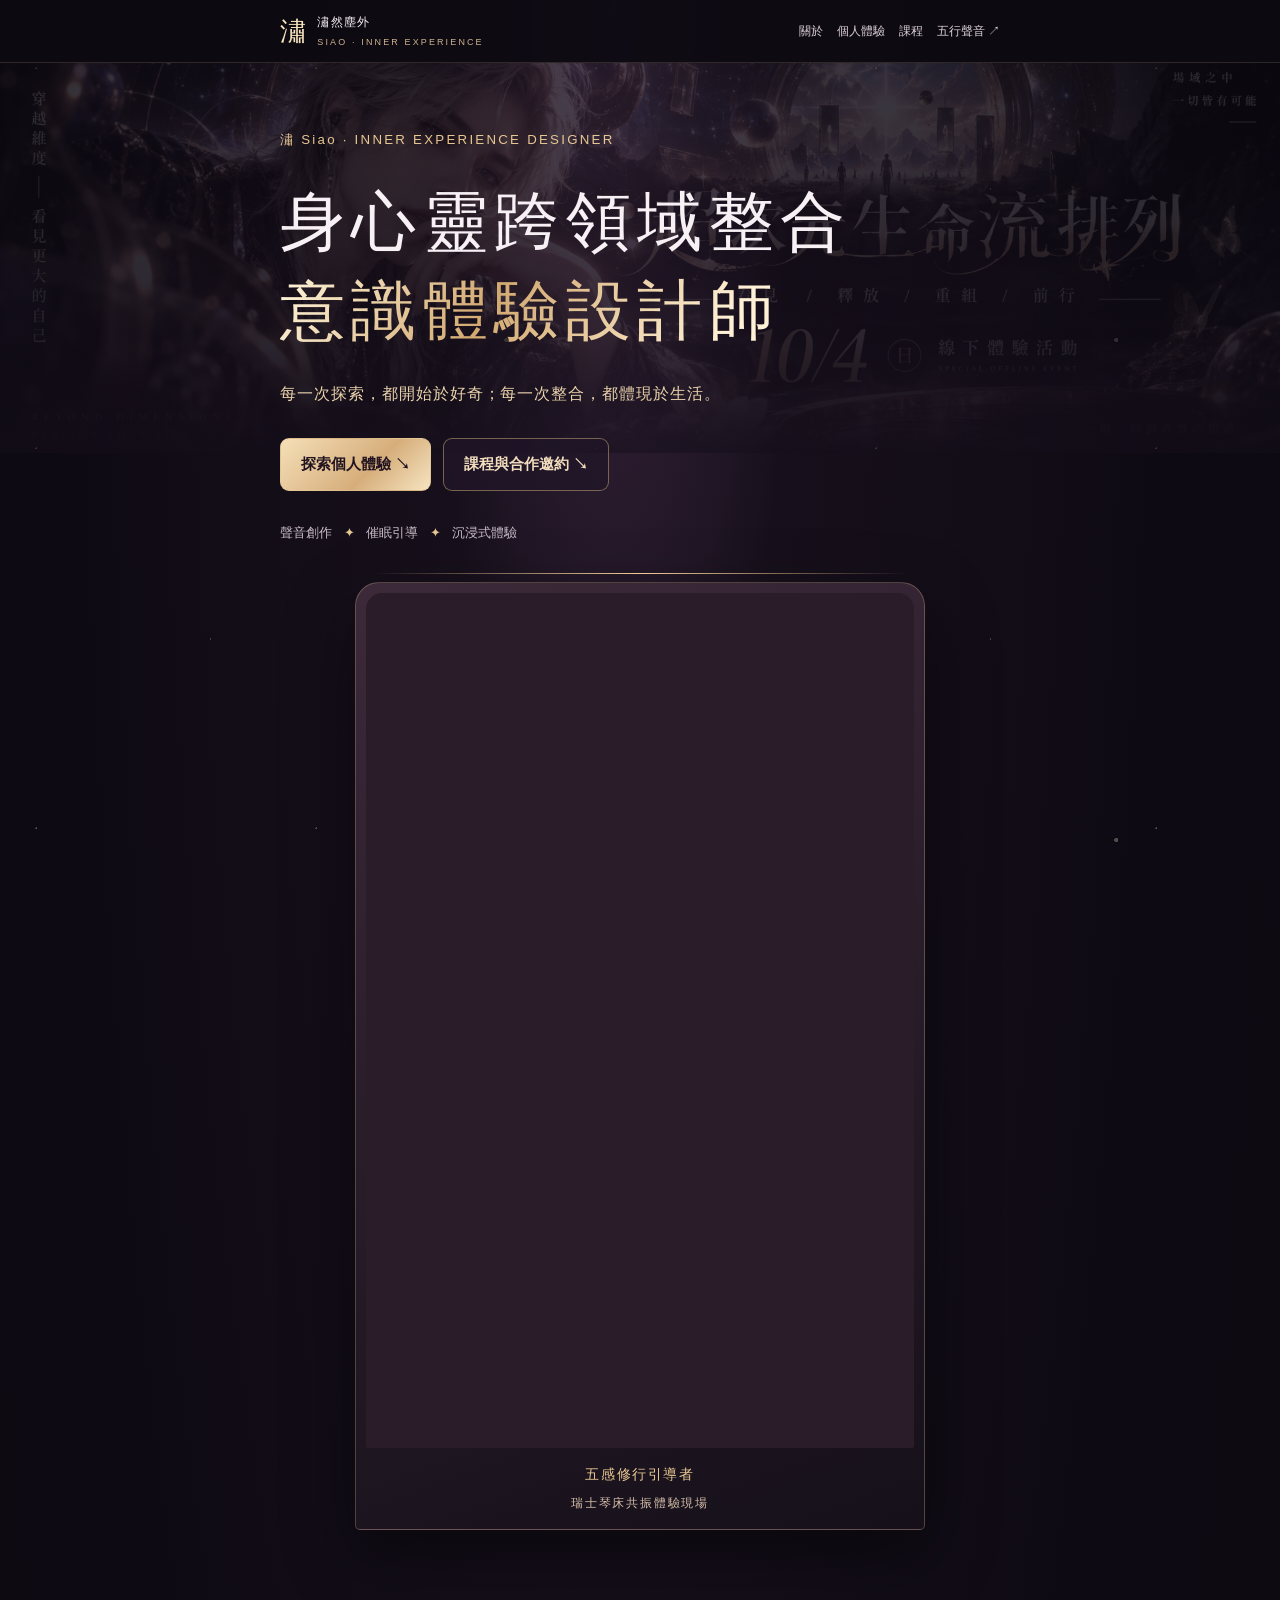
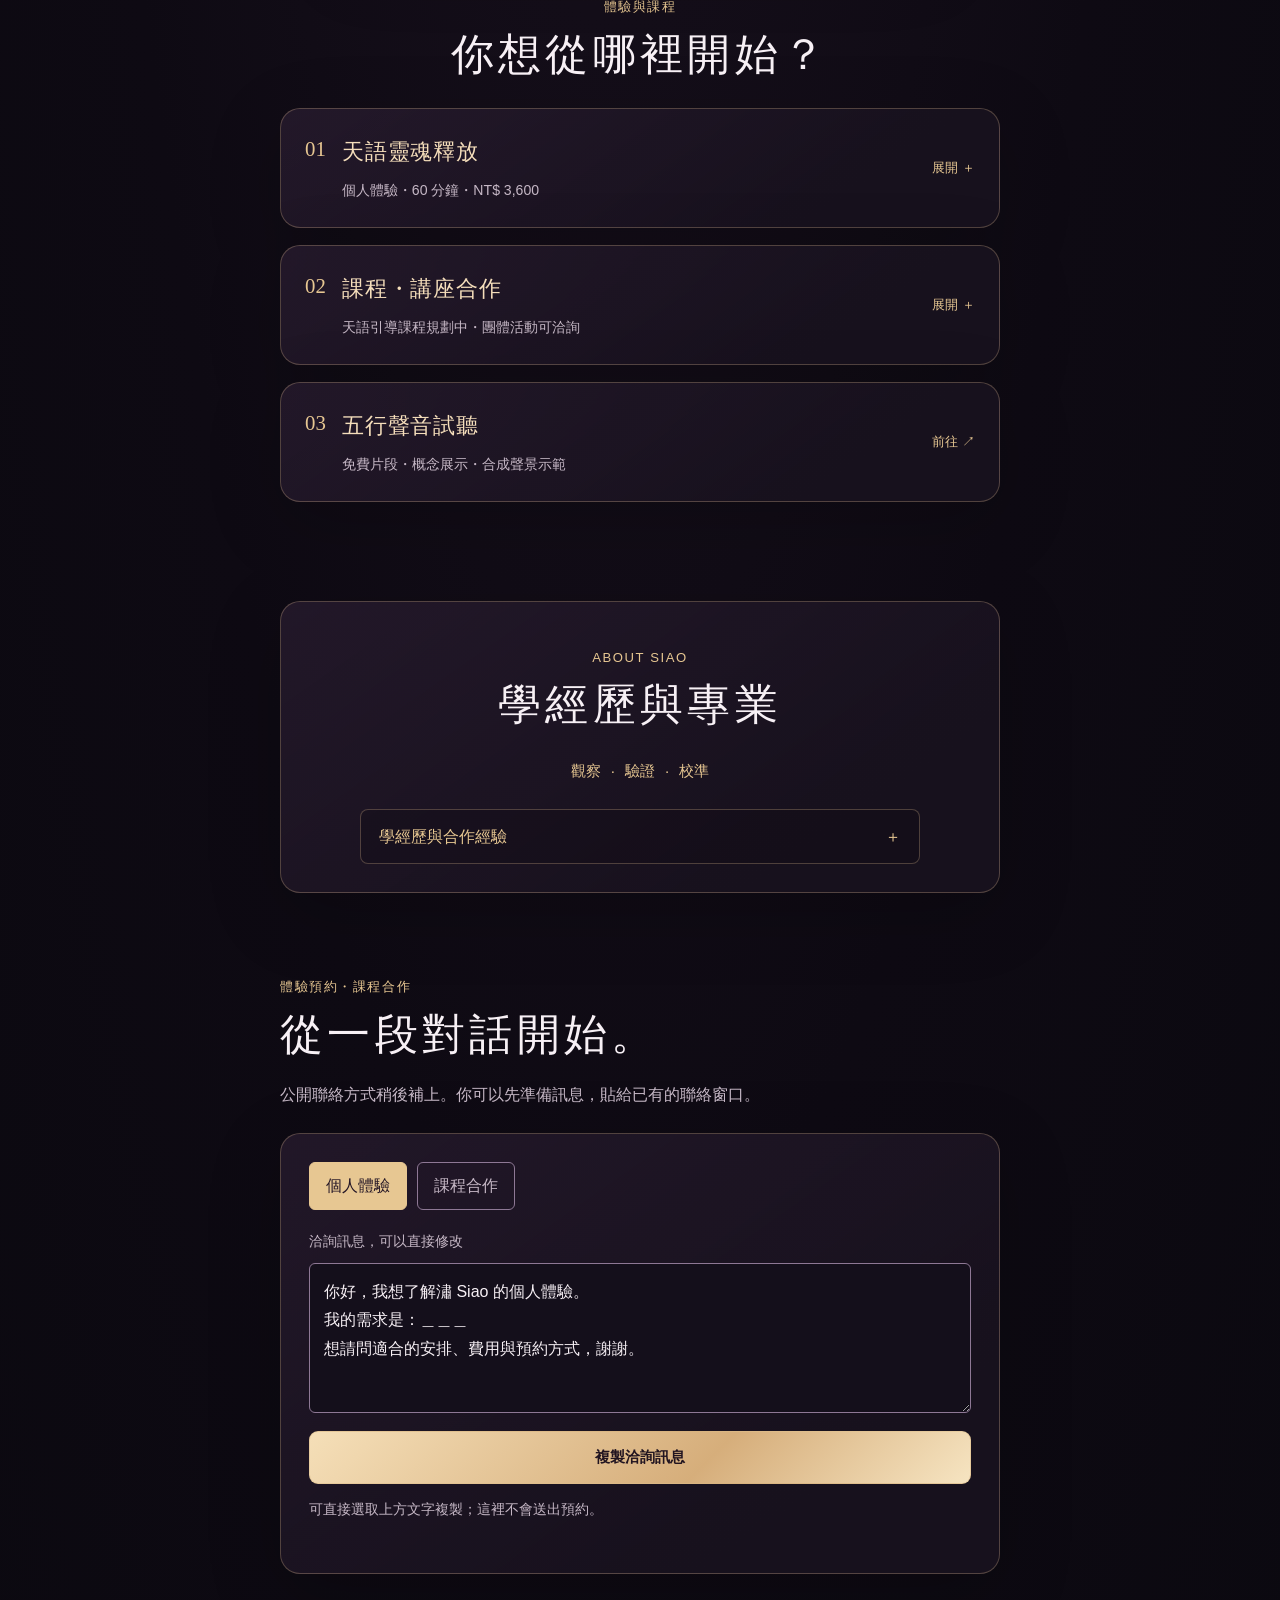
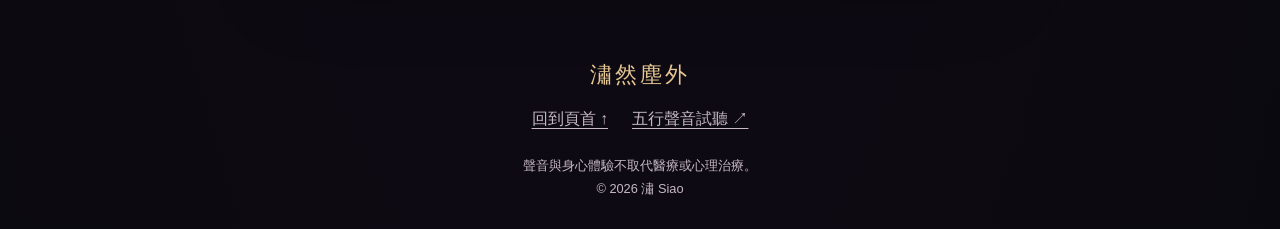
<file: intro/index.html>
<!doctype html><html lang="zh-Hant"><head><meta charset="utf-8"><meta name="viewport" content="width=device-width,initial-scale=1"><meta http-equiv="refresh" content="0;url=../"><title>潚 Siao｜個人介紹</title></head><body><p><a href="../">前往潚 Siao 個人介紹頁</a></p></body></html>
</file>
<file: adult-zhuazhou/style.css>
:root{color-scheme:dark;--night:#080f17;--ink:#0c141d;--gold:#e4b97b;--pale:#f7ead6;--muted:#b9ae9e;--serif:"Noto Serif TC","Songti TC","PMingLiU",serif}
*{box-sizing:border-box}html{scroll-behavior:smooth}body{margin:0;background:var(--night);color:var(--pale);font-family:var(--serif);-webkit-font-smoothing:antialiased}body:after{content:"";position:fixed;inset:0;pointer-events:none;z-index:8;opacity:.035;background-image:url("data:image/svg+xml,%3Csvg viewBox='0 0 180 180' xmlns='http://www.w3.org/2000/svg'%3E%3Cfilter id='n'%3E%3CfeTurbulence type='fractalNoise' baseFrequency='.83' numOctaves='3' stitchTiles='stitch'/%3E%3C/filter%3E%3Cpath fill='%23fff' filter='url(%23n)' opacity='.6' d='M0 0h180v180H0z'/%3E%3C/svg%3E")}
a{color:inherit}a:focus-visible,button:focus-visible,input:focus-visible{outline:2px solid #ffe0a8;outline-offset:6px}.skip{position:fixed;top:-100px;left:20px;padding:12px 20px;background:var(--night);z-index:20}.skip:focus{top:16px}.symbol-library,.sr-only{position:absolute;width:1px;height:1px;padding:0;margin:-1px;overflow:hidden;clip:rect(0,0,0,0);white-space:nowrap;border:0}svg{fill:none;stroke:currentColor;stroke-width:1.4;stroke-linejoin:round;stroke-linecap:round}
.opening{min-height:850px;min-height:100svh;position:relative;display:grid;place-items:start center;isolation:isolate;background:#080f17}.opening-art,.opening-shade{position:absolute;inset:0;z-index:-1}.opening-art{background-image:url('./assets/memory-world.jpg');background-size:cover;background-position:center 58%;opacity:.96}.opening-shade{background:linear-gradient(180deg,rgba(6,14,22,.28),rgba(6,14,22,.06) 35%,transparent 53%,#080f17 100%)}.opening-copy{max-width:1050px;margin:0 auto;padding:clamp(90px,13svh,160px) 28px 160px;text-align:center}.opening h2{font-size:clamp(1.6rem,3.1vw,3rem);font-weight:400;line-height:1.95;letter-spacing:.13em;margin:30px 0;text-shadow:0 2px 24px #070e16,0 2px 8px #070e16}.gold{color:#f3c88c;text-shadow:0 0 30px #d9983c30}.ornament{display:flex;align-items:center;justify-content:center;gap:20px;color:var(--gold)}.ornament span{width:80px;height:1px;background:linear-gradient(90deg,transparent,#be9357)}.ornament span:last-child{transform:rotate(180deg)}.ornament svg{width:18px;height:18px;fill:#edc58b;stroke-width:.5}.scroll-cue{position:absolute;bottom:40px;left:calc(50% - 24px);width:48px;height:58px;display:grid;place-items:center}.scroll-cue span{width:1px;height:45px;background:linear-gradient(#f1c891,transparent);position:relative}.scroll-cue span:before{content:"";position:absolute;top:0;width:3px;height:3px;background:#ffd6a2;left:-1px;border-radius:50%;box-shadow:0 0 9px #ffd6a2;animation:fall 2.6s ease-in-out infinite}
.film-section{position:relative;padding:70px 24px 100px;background:radial-gradient(ellipse at 50% 45%,#34261e44,transparent 65%)}.film-frame{max-width:900px;aspect-ratio:16/9;margin:auto;position:relative;padding:9px;border:1px solid #bf945e55;background:#0c131b;box-shadow:0 0 75px #bb8a3c0a}.film-frame:before,.film-frame:after{content:"";position:absolute;width:24px;height:24px;pointer-events:none;border:1px solid #d4ac71}.film-frame:before{top:-1px;left:-1px;border-right:0;border-bottom:0}.film-frame:after{bottom:-1px;right:-1px;border-left:0;border-top:0}.film-placeholder{height:100%;min-height:175px;display:flex;flex-direction:column;align-items:center;justify-content:center;border:1px solid #b48b5520;background:radial-gradient(ellipse at center,#b27a3020,transparent 60%)}.film-star{width:30px;height:30px;color:var(--gold);filter:drop-shadow(0 0 10px #eeb45c66);margin-bottom:16px}.film-placeholder p{font-size:1.15rem;letter-spacing:.15em;margin:0 0 14px}.film-placeholder span{font-family:system-ui,sans-serif;color:var(--muted);font-size:.875rem;letter-spacing:.08em}.film-frame video,.film-frame iframe{display:block;width:100%;height:100%;border:0;aspect-ratio:16/9}
.chapter{position:relative;min-height:680px;padding:80px 24px 0;display:flex;flex-direction:column;align-items:center;background-image:radial-gradient(circle at 18% 31%,#b1824840 0 1px,transparent 2px),radial-gradient(circle at 85% 60%,#edc48b55 0 1px,transparent 2px),radial-gradient(circle at 65% 18%,#edc48b33 0 1px,transparent 2px)}.story-copy{position:relative;z-index:1;text-align:center;font-size:clamp(1.4rem,2.35vw,2rem);line-height:2.05;letter-spacing:.13em}.story-copy p{margin:0 0 35px}.illustration{position:relative;display:grid;place-items:center;width:260px;height:230px;color:#ddb77c;margin:10px auto 25px;filter:drop-shadow(0 0 13px #dfa34f22)}.illustration>svg{width:190px;height:170px;stroke-width:1;position:relative}.dashed{stroke-dasharray:3 7;opacity:.5}.orbit{width:190px;height:190px;position:absolute;border:1px solid #ba8e4e1f;border-radius:50%;transform:rotate(-28deg) scaleX(1.3)}.orbit:after{content:"";position:absolute;width:5px;height:5px;border-radius:50%;background:#e5b677;top:17px;left:31px;box-shadow:0 0 12px #e5b677}.illustration i{position:absolute;width:3px;height:3px;background:#f2c48c;box-shadow:60px 31px 2px #d8a255,-100px -35px 2px #d8a255,72px -65px 2px #b48547;border-radius:50%}.plane-illustration{transform:rotate(-7deg);margin-top:5px}.chapter-choice{background-color:#0c141d;background-image:radial-gradient(ellipse at 50% 90%,#806c3d12,transparent 70%)}.chapter-choice:before,.chapter-choice:after{content:"";position:absolute;left:0;right:0;height:100px;pointer-events:none}.chapter-choice:before{top:0;background:linear-gradient(#080f17,transparent)}.chapter-choice:after{bottom:0;background:linear-gradient(transparent,#080f17)}.pinwheel-illustration{margin-top:0}.pinwheel-illustration svg{height:195px}.chapter-return{padding-top:110px;background:radial-gradient(ellipse at center bottom,#7851252b,transparent 70%)}.last-question{font-size:1.12em;margin-top:50px!important}.chest-illustration{height:260px;margin:0 auto 25px}.chest-illustration svg{width:240px;height:200px}.chest-glow{position:absolute;width:240px;height:150px;border-radius:50%;background:radial-gradient(ellipse,#efad5840,transparent 65%);filter:blur(17px);top:4px}.booking{position:relative;padding:15px 24px 50px;background:radial-gradient(ellipse at 50% 0,#7851252b,transparent 70%)}.booking-inner{max-width:620px;margin:60px auto 0;text-align:center}.booking h2{font-size:1.25rem;font-weight:400;letter-spacing:.13em;margin:0 0 28px}fieldset{border:0;margin:0 0 28px;padding:0;display:grid;gap:12px}.session-option{position:relative;display:flex;text-align:left;align-items:center;gap:14px;border:1px solid #b7925c55;padding:18px;background:#0c141d;border-radius:2px;cursor:pointer;font-family:system-ui,sans-serif}.session-option:has(input:checked){border-color:#ecc38a;background:#c3934620}.session-option:has(input:disabled){opacity:.55;cursor:default}.session-option input{accent-color:#d6a968;flex-shrink:0;width:18px;height:18px}.session-details{display:grid;gap:6px;flex:1;min-width:0}.session-title{font-size:1rem;overflow-wrap:anywhere}.session-time{color:var(--muted);font-size:.875rem;line-height:1.6}.session-status{font-size:.875rem;color:#edc58b;flex-shrink:0}.signup-button{width:100%;max-width:360px;min-height:62px;margin:auto;display:flex;align-items:center;justify-content:center;text-decoration:none;letter-spacing:.26em;padding:16px 24px;font-size:1.2rem;font-weight:600;border:1px solid #e8c188;background:linear-gradient(110deg,#b88340,#f1d29a 50%,#bb8b4b);color:#201a13;box-shadow:0 0 40px #dca45914;cursor:pointer;transition:box-shadow .25s,transform .25s}.signup-button:hover{box-shadow:0 0 45px #dca45933;transform:translateY(-2px)}.signup-button[aria-disabled=true]{background:linear-gradient(110deg,#916b3c,#d0ac76 50%,#947041);cursor:default}.signup-button[aria-disabled=true]:hover{transform:none}.booking-note{font-family:system-ui,sans-serif;font-size:.875rem;line-height:1.7;color:var(--muted);letter-spacing:.06em;margin:17px 0 0}.data-note{font-family:system-ui,sans-serif;font-size:.875rem;line-height:1.6;color:var(--muted);margin:24px 0 0}footer{height:100px;display:grid;place-items:center}footer svg{color:#927247;width:12px;height:12px;fill:#927247}.reveal{opacity:1;transform:none}.motion-ready .reveal{opacity:0;transform:translateY(22px);transition:opacity 1.2s,transform 1.2s}.motion-ready .reveal.visible{opacity:1;transform:none}[hidden]{display:none!important}
@keyframes fall{0%{transform:translateY(0);opacity:0}25%{opacity:1}90%,100%{transform:translateY(38px);opacity:0}}
@media(min-width:1000px){.opening-art{background-position:center 62%}.opening-copy{padding-top:12svh}.chapter{padding-top:110px;min-height:770px}.illustration{margin-top:10px}.chapter-return{padding-top:130px}.booking{padding-bottom:70px}}
@media(max-width:600px){.opening{min-height:760px;min-height:100svh;max-height:1050px}.opening-art{background-image:url('./assets/memory-world-mobile.jpg');inset:auto 0 0;width:100%;height:auto;aspect-ratio:2/3;background-position:center bottom;background-size:100% 100%;background-repeat:no-repeat;mask-image:linear-gradient(180deg,transparent,#000 15%);-webkit-mask-image:linear-gradient(180deg,transparent,#000 15%)}.opening-shade{background:linear-gradient(180deg,#080f1720,transparent 35%,transparent 86%,#080f17 100%)}.opening-copy{padding:15svh 18px 0;width:100%}.opening h2{font-size:clamp(1.22rem,5.3vw,1.65rem);letter-spacing:.08em;line-height:2.15;margin-top:26px}.ornament{gap:16px}.ornament span{width:58px}.ornament svg{width:14px;height:14px}.scroll-cue{bottom:20px}.film-section{padding:42px 20px 65px}.film-frame{padding:6px}.film-placeholder p{font-size:1rem;letter-spacing:.1em}.film-placeholder span{font-size:.875rem;letter-spacing:0}.film-star{width:24px;height:24px;margin-bottom:10px}.film-placeholder p{margin-bottom:9px}.chapter{padding:66px 20px 0;min-height:650px}.story-copy{font-size:clamp(1.2rem,5.3vw,1.5rem);letter-spacing:.12em;line-height:2.1}.story-copy p{margin-bottom:32px}.illustration{margin:5px auto 12px;width:220px;height:210px}.illustration>svg{width:170px;height:160px}.orbit{width:150px;height:150px}.pinwheel-illustration svg{height:175px}.chapter-return{padding-top:80px;min-height:700px}.last-question{margin-top:46px!important}.chest-illustration{height:220px}.chest-illustration svg{width:215px;height:185px}.booking{padding-left:22px;padding-right:22px}.booking-inner{margin-top:44px}.signup-button{min-height:60px}.session-option{padding:15px 12px;gap:10px}.session-status{font-size:.875rem}.booking h2{font-size:1.1rem}.session-title{font-size:.94rem}footer{height:80px}}
@media(prefers-reduced-motion:reduce){html{scroll-behavior:auto}*,*:before,*:after{animation:none!important;transition:none!important}.motion-ready .reveal{opacity:1;transform:none}}

/* A vertical comic prologue: each panel is at least a 9:16 canvas and a full phone viewport. */
.comic-prologue {
  background: radial-gradient(ellipse at 50% 10%, #121d27 0, var(--night) 65%);
}
.comic-panel {
  position: relative;
  isolation: isolate;
  width: 100%;
  max-width: 540px;
  aspect-ratio: 9 / 16;
  min-height: 100vh;
  min-height: 100svh;
  margin-inline: auto;
  display: grid;
  place-items: center;
  padding: 48px 24px 90px;
  background: #080f17;
}
.comic-panel::after {
  content: "";
  position: absolute;
  left: 24px;
  right: 24px;
  bottom: 0;
  height: 1px;
  background: linear-gradient(90deg, transparent, #c69b5b40, transparent);
  pointer-events: none;
}
.comic-word {
  position: relative;
  z-index: 1;
  margin: 0;
  font-family: "BiauKai", "DFKai-SB", var(--serif);
  font-size: clamp(2.5rem, 11.5vw, 4.5rem);
  font-weight: 400;
  letter-spacing: .13em;
  line-height: 1.5;
  color: #f4dfbd;
  text-shadow: 0 0 30px #c58b3638;
}
.comic-ready {
  background: radial-gradient(ellipse at 50% 46%, #27323a18, transparent 52%), #080f17;
}
.comic-ready::before, .comic-begin::before {
  content: "";
  position: absolute;
  inset: 12% 8%;
  z-index: -1;
  pointer-events: none;
  background: radial-gradient(circle at 17% 25%, #f4cb8e 0 1px, transparent 2px), radial-gradient(circle at 78% 14%, #c99b58 0 1px, transparent 2px), radial-gradient(circle at 84% 69%, #c99b58 0 1px, transparent 2px), radial-gradient(circle at 25% 80%, #c99b58 0 1px, transparent 2px);
}
.ready-dash { display: inline-block; font-family: var(--serif); font-size: .7em; letter-spacing: -.07em; margin-left: .16em; vertical-align: .1em; color: #c99d60; }
.ready-orbit { position: absolute; width: 65%; aspect-ratio: 1; border: 1px solid #c59a5726; border-radius: 50%; transform: rotate(-30deg) scaleY(.74); pointer-events: none; }
.ready-orbit::before { content: ""; position: absolute; width: 5px; height: 5px; top: 14%; right: 13%; background: #f5cb8a; border-radius: 50%; box-shadow: 0 0 14px #e8b873; }
.comic-begin { background: radial-gradient(ellipse at 50% 46%, #7650262b, transparent 62%), #080f17; }
.comic-begin .comic-word { font-size: clamp(3.7rem, 17vw, 6.5rem); color: #f8d293; transform: rotate(-6deg); text-shadow: 0 0 36px #edaf4d40; }
.motion-ready .comic-begin .comic-word { transform: translateY(22px) rotate(-6deg); }
.motion-ready .comic-begin .comic-word.visible { transform: rotate(-6deg); }
.begin-rays { position: absolute; inset: 13% 0 17%; z-index: -1; background: repeating-conic-gradient(from 5deg at 50% 50%, transparent 0 17deg, #e3ae581f 17.1deg 17.4deg, transparent 17.5deg 30deg); mask-image: radial-gradient(ellipse, transparent 24%, #000 46%, transparent 68%); -webkit-mask-image: radial-gradient(ellipse, transparent 24%, #000 46%, transparent 68%); pointer-events: none; }
.comic-baby { padding: 0; }
.baby-art { position: absolute; inset: 0; width: 100%; height: 100%; object-fit: contain; object-position: center; }
.baby-vignette { position: absolute; inset: 0; background: linear-gradient(180deg, #080f17 0%, transparent 13%, transparent 82%, #080f17 100%); pointer-events: none; }
.comic-panel .scroll-cue { z-index: 2; bottom: 28px; }
@media (min-width: 601px) {
  .comic-panel { border-inline: 1px solid #b78a4915; }
}
@media (prefers-reduced-motion: reduce) {
  .motion-ready .comic-begin .comic-word { transform: rotate(-6deg); }
}

/* Event calendar */
.calendar-intro { margin: -10px 0 24px; font-family: system-ui,sans-serif; font-size: .875rem; line-height: 1.7; color: var(--muted); letter-spacing: .04em; }
.session-calendar { padding: 16px; border: 1px solid #b7925c60; background: linear-gradient(145deg,#111b24,#0a121b); }
.calendar-toolbar { display: grid; grid-template-columns: 72px minmax(0,1fr) 72px; gap: 6px; align-items: center; margin-bottom: 12px; }
.calendar-toolbar h3 { font-size: 1.2rem; font-weight: 400; letter-spacing: .05em; margin: 0; white-space: nowrap; }
.month-button { padding: 9px 4px; min-height: 44px; border: 1px solid #bb945a60; background: transparent; color: #e8c38d; font-family: system-ui,sans-serif; font-size: .875rem; border-radius: 2px; cursor: pointer; }
.month-button:hover { background: #be91451c; }
.calendar-weekdays,.calendar-days { display: grid; grid-template-columns: repeat(7,minmax(0,1fr)); gap: 4px; }
.calendar-weekdays { margin-bottom: 8px; color: #c1b09a; font-family: system-ui,sans-serif; font-size: .875rem; }
.calendar-weekdays span { padding: 8px 0; }
.calendar-day,.calendar-blank { min-height: 64px; }
.calendar-day { display: flex; flex-direction: column; justify-content: center; align-items: center; gap: 5px; min-width: 0; padding: 5px 0; border: 1px solid transparent; border-radius: 2px; font-family: system-ui,sans-serif; font-size: 1rem; line-height: 1.3; background: transparent; color: #d9cdbb; }
.calendar-day.no-session { color: #9c9b95; }
.calendar-day.is-today .day-number { text-decoration: underline; text-underline-offset: 4px; }
.calendar-day.is-open { border-color: #b8925755; background: #b9873320; color: #f1cc95; cursor: pointer; }
.calendar-day.is-unavailable { border-color: #8b817555; color: #b9afa1; cursor: pointer; }
.calendar-day[aria-pressed=true] { border-color: #e7bf83; background: #d1a15c35; box-shadow: inset 0 0 0 1px #e7bf8344; }
.calendar-day:hover[aria-pressed] { border-color: #e7bf83; }
.day-status { font-size: .875rem; line-height: 1.3; }
.calendar-legend { margin: 16px 0 0; color: var(--muted); font-family: system-ui,sans-serif; font-size: .875rem; line-height: 1.7; }
.day-sessions { margin-top: 24px; }
.day-sessions h3 { margin: 0 0 18px; font-weight: 400; font-size: 1.1rem; line-height: 1.7; letter-spacing: .04em; }
#calendar-empty { margin: 0 0 26px; }
#session-feedback:empty { display: none; }
#session-feedback { margin-bottom: 24px; }
.session-option input:disabled + .session-details { opacity: .8; }
@media(max-width:600px) {
  .session-calendar { padding: 12px 7px; }
  .calendar-toolbar { grid-template-columns: 64px minmax(0,1fr) 64px; gap: 2px; }
  .calendar-toolbar h3 { font-size: 1.05rem; letter-spacing: 0; }
  .calendar-days,.calendar-weekdays { gap: 2px; }
  .calendar-day,.calendar-blank { min-height: 60px; }
  .calendar-day { font-size: .94rem; }
  .calendar-legend { letter-spacing: 0; }
}

/* Event title in normal page flow, matching the booking heading. */
:root { --banner-height: calc(72px + env(safe-area-inset-top, 0px)); }
html { scroll-padding-top: 12px; }
.site-banner {
  position: static;
  height: var(--banner-height);
  padding: env(safe-area-inset-top, 0px) 20px 0;
  display: flex;
  gap: 16px;
  align-items: center;
  justify-content: center;
  background: linear-gradient(100deg, #081119, #0e1922, #081119);
  border-bottom: 1px solid #b9925838;
}
.site-banner h1 {
  margin: 0;
  font-family: var(--serif);
  font-size: 1.25rem;
  font-weight: 400;
  letter-spacing: .13em;
  line-height: 1.6;
  color: var(--pale);
  white-space: nowrap;
}
.banner-title { display: flex; align-items: center; min-height: 48px; text-decoration: none; }
.banner-trim { display: flex; align-items: center; gap: 10px; flex: 1 1 0; max-width: 112px; min-width: 16px; color: #e1b674; }
.banner-trim span { flex: 1; height: 1px; background: linear-gradient(90deg,transparent,#d5aa69); }
.banner-trim svg { width: 10px; height: 10px; flex: 0 0 10px; fill: currentColor; stroke: none; }
.banner-trim-right span { transform: rotate(180deg); }
.comic-panel { min-height: 100vh; min-height: 100svh; }
.comic-ready { min-height: calc(100vh - var(--banner-height)); min-height: calc(100svh - var(--banner-height)); }
.skip { z-index: 40; }
@media(max-width:600px) {
  .site-banner { gap: 12px; padding-left: 16px; padding-right: 16px; }
  .site-banner h1 { font-size: 1.1rem; }
  .banner-trim { gap: 8px; }
}


/* Keep the supplied portrait film at its original 9:16 ratio. */
.film-frame.portrait-video { aspect-ratio: 9 / 16; max-width: 420px; }
.film-frame.portrait-video video { aspect-ratio: 9 / 16; object-fit: contain; }

.film-sound-controls { max-width: 420px; margin: 12px auto 0; text-align: center; }
.film-sound-toggle { min-height: 44px; padding: 8px 18px; background: transparent; border: 0; color: var(--gold); font-family: var(--serif); font-size: .875rem; line-height: 1.7; letter-spacing: .1em; text-decoration: underline; text-decoration-color: #c79a5b70; text-underline-offset: 5px; cursor: pointer; }
.film-playback-note { color: var(--muted); font-family: system-ui,sans-serif; font-size: .875rem; line-height: 1.6; margin: 0; }

/* Fixed SVG outlines preserve the approved desktop letterforms across devices. */
.lettering-art{display:inline-block;width:calc(var(--lettering-width)*1em);max-width:100%;height:auto;vertical-align:-.2em;pointer-events:none}
.fixed-lettering{display:inline;letter-spacing:0}
.gold .lettering-art{filter:drop-shadow(0 0 15px #d9983c30)}
.comic-word .lettering-art{filter:drop-shadow(0 0 15px #c58b3638)}

.lettering-01{width:6.780em}
.lettering-02{width:2.260em}
.lettering-03{width:2.260em}
.lettering-04{width:3.390em}
.lettering-05{width:13.560em}
.lettering-06{width:6.780em}
.lettering-07{width:6.780em}
.lettering-08{width:9.040em}
.lettering-09{width:11.300em}
.lettering-10{width:9.040em}
.lettering-11{width:10.170em}
.lettering-12{width:5.650em}
.lettering-13{width:9.040em}
.lettering-14{width:12.430em}
.lettering-15{width:4.520em}
.lettering-16{width:7.910em}
.lettering-17{width:9.040em}
.lettering-18{width:6.780em}
.lettering-19{width:9.040em}
.lettering-20{width:11.300em}
.lettering-21{width:4.520em}
.lettering-22{width:7.910em}
.lettering-23{width:12.430em}
.lettering-24{width:5.040em}
</file>
